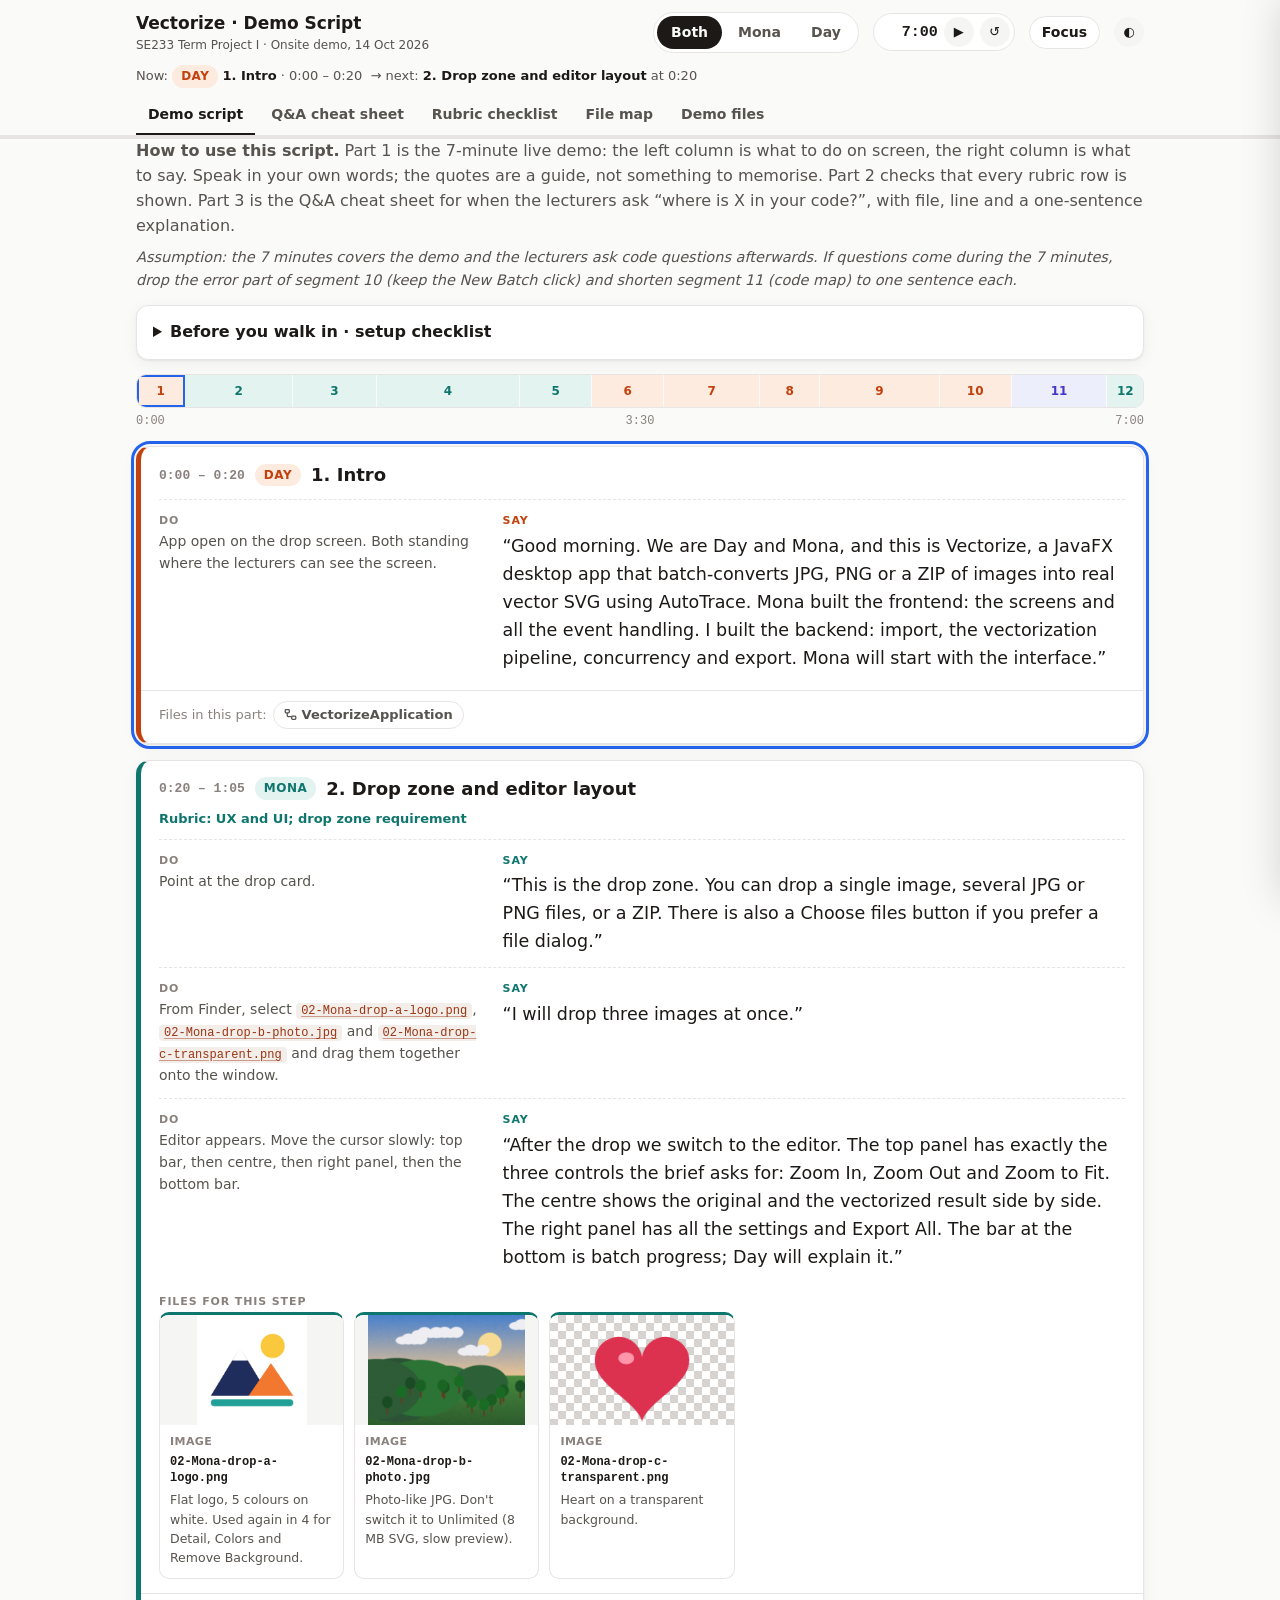
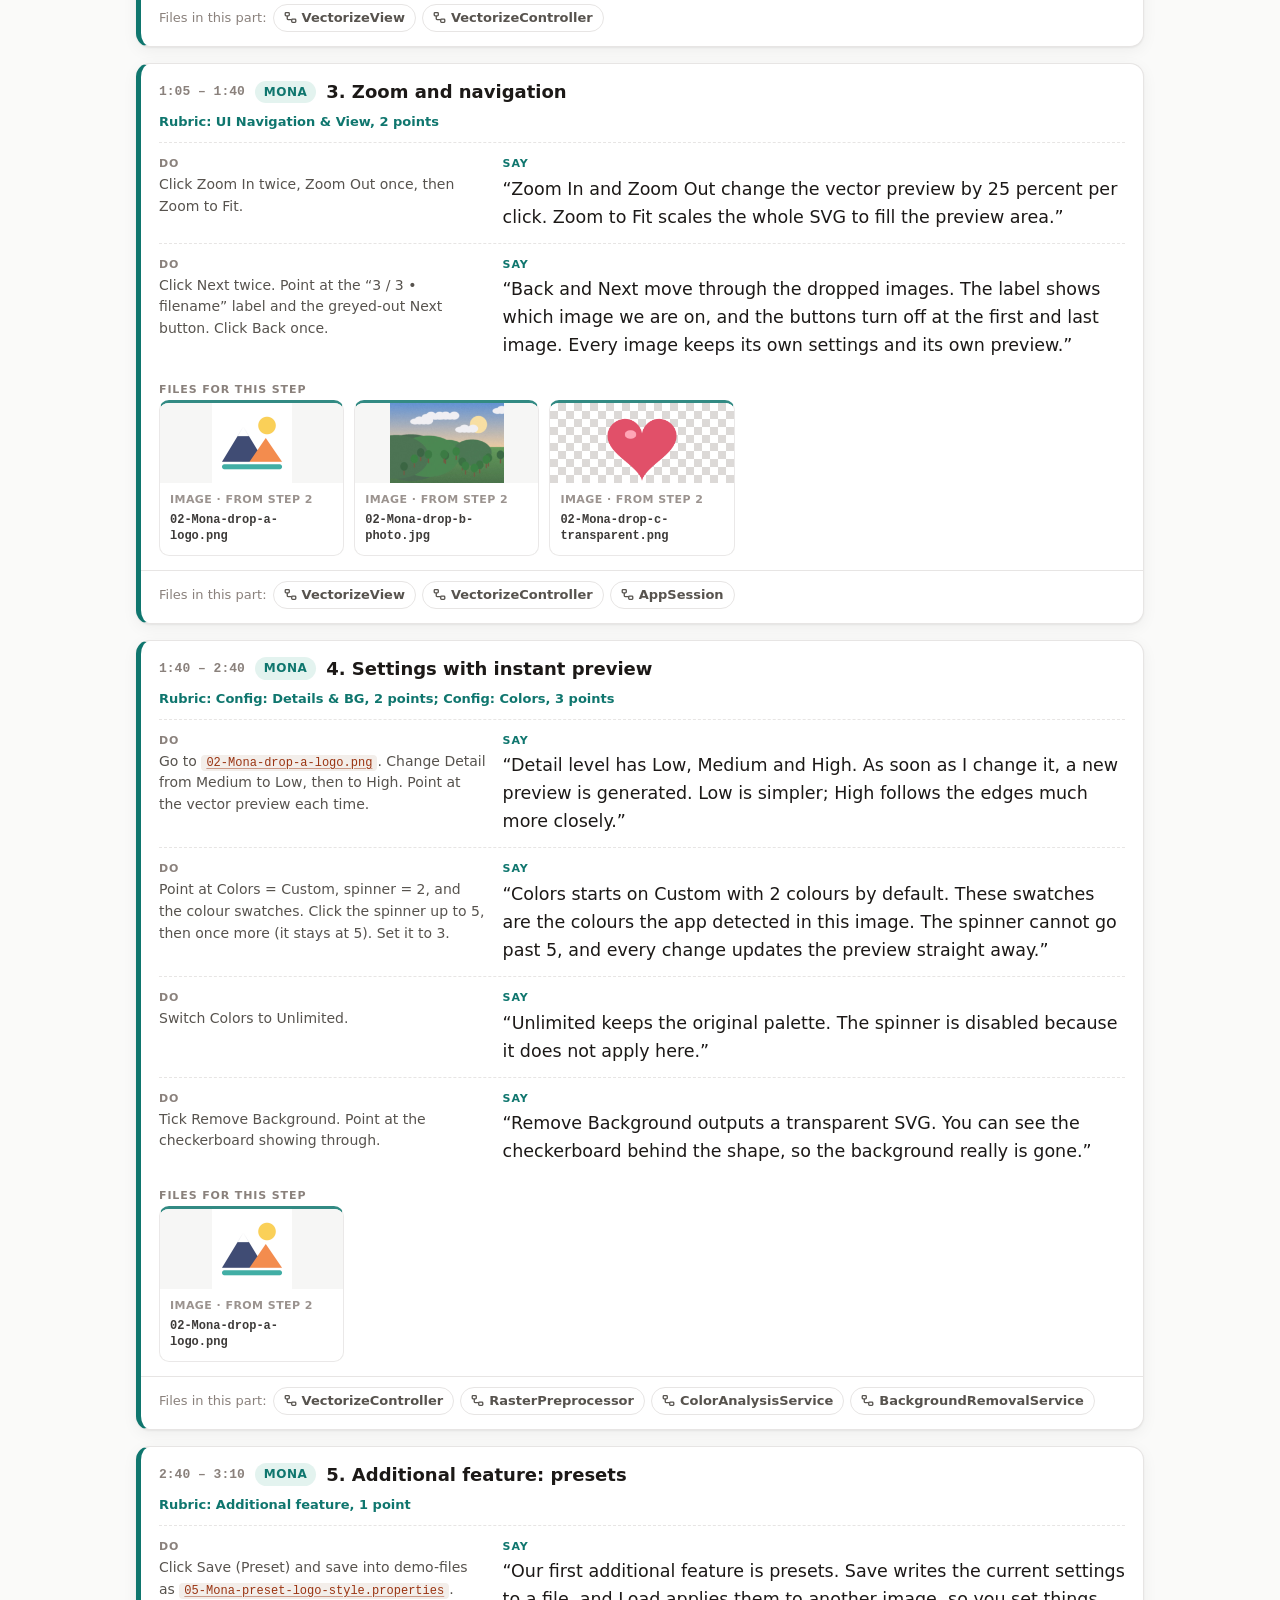
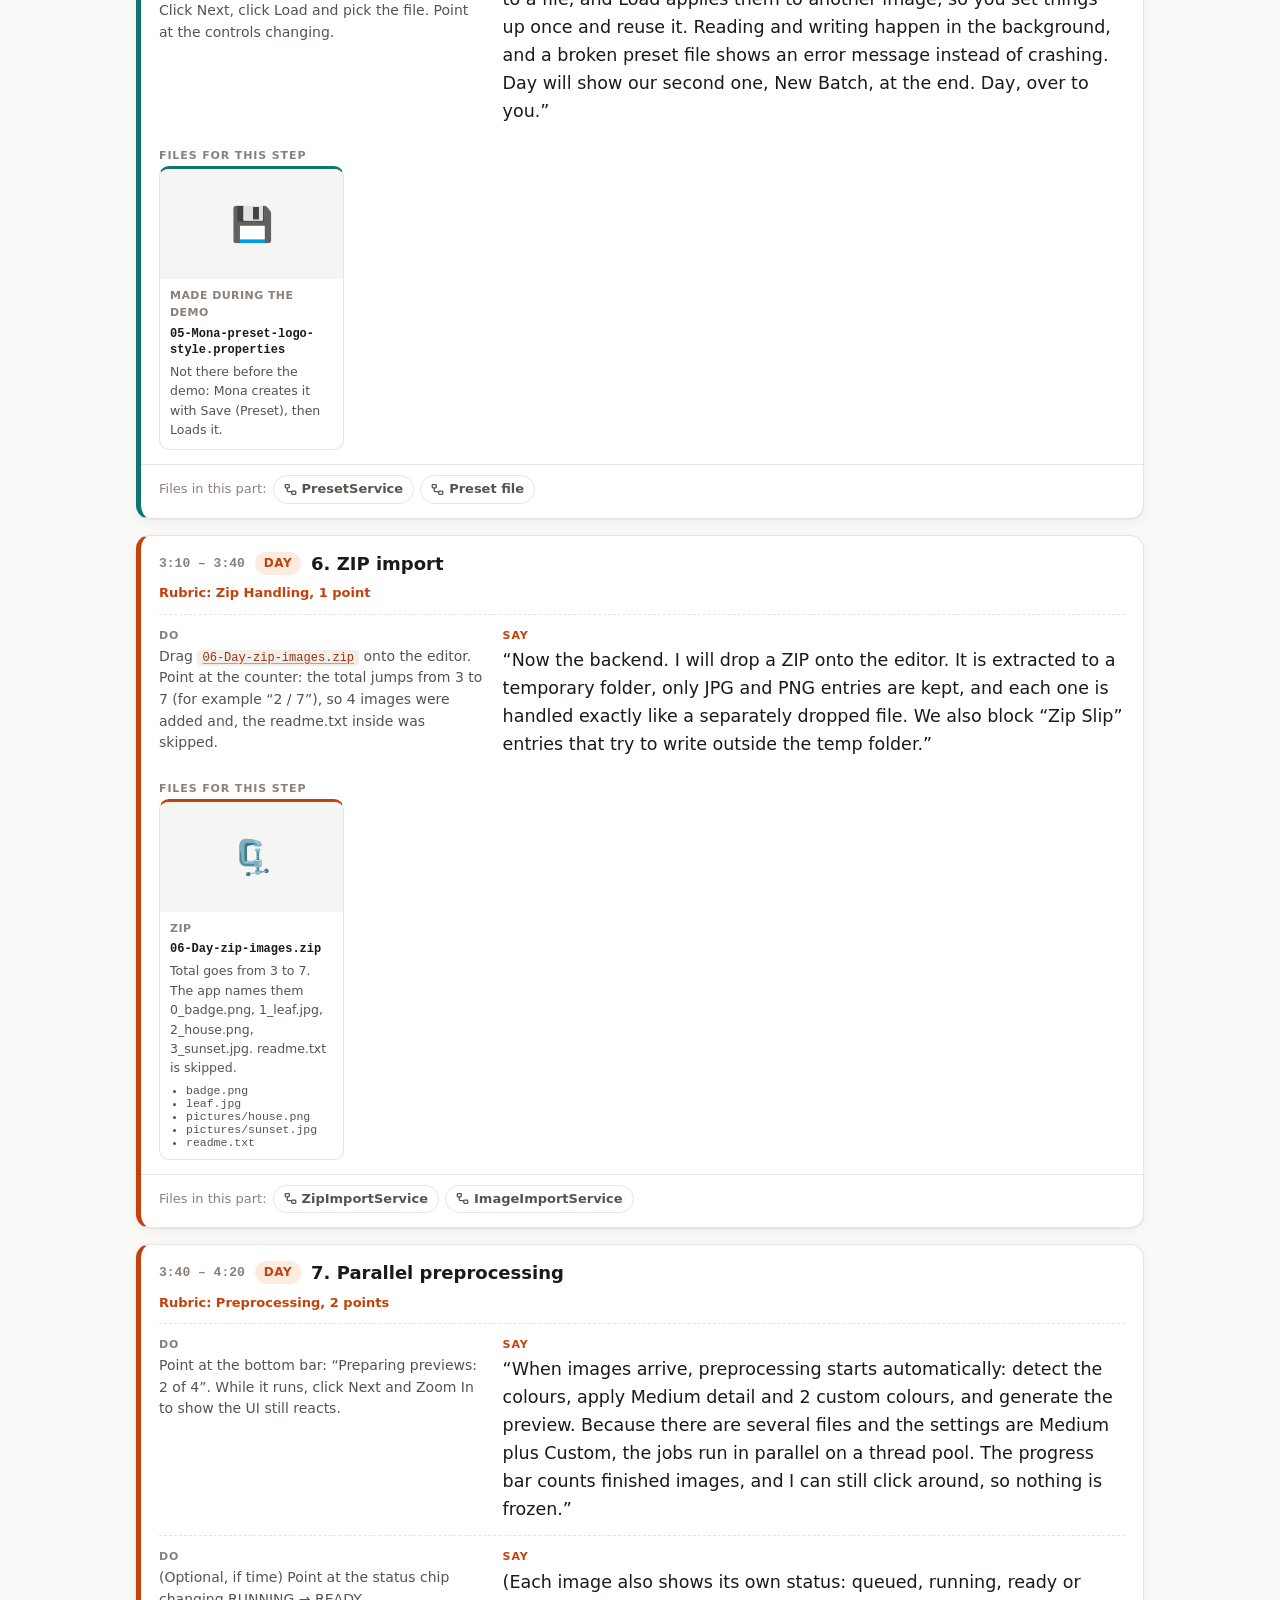
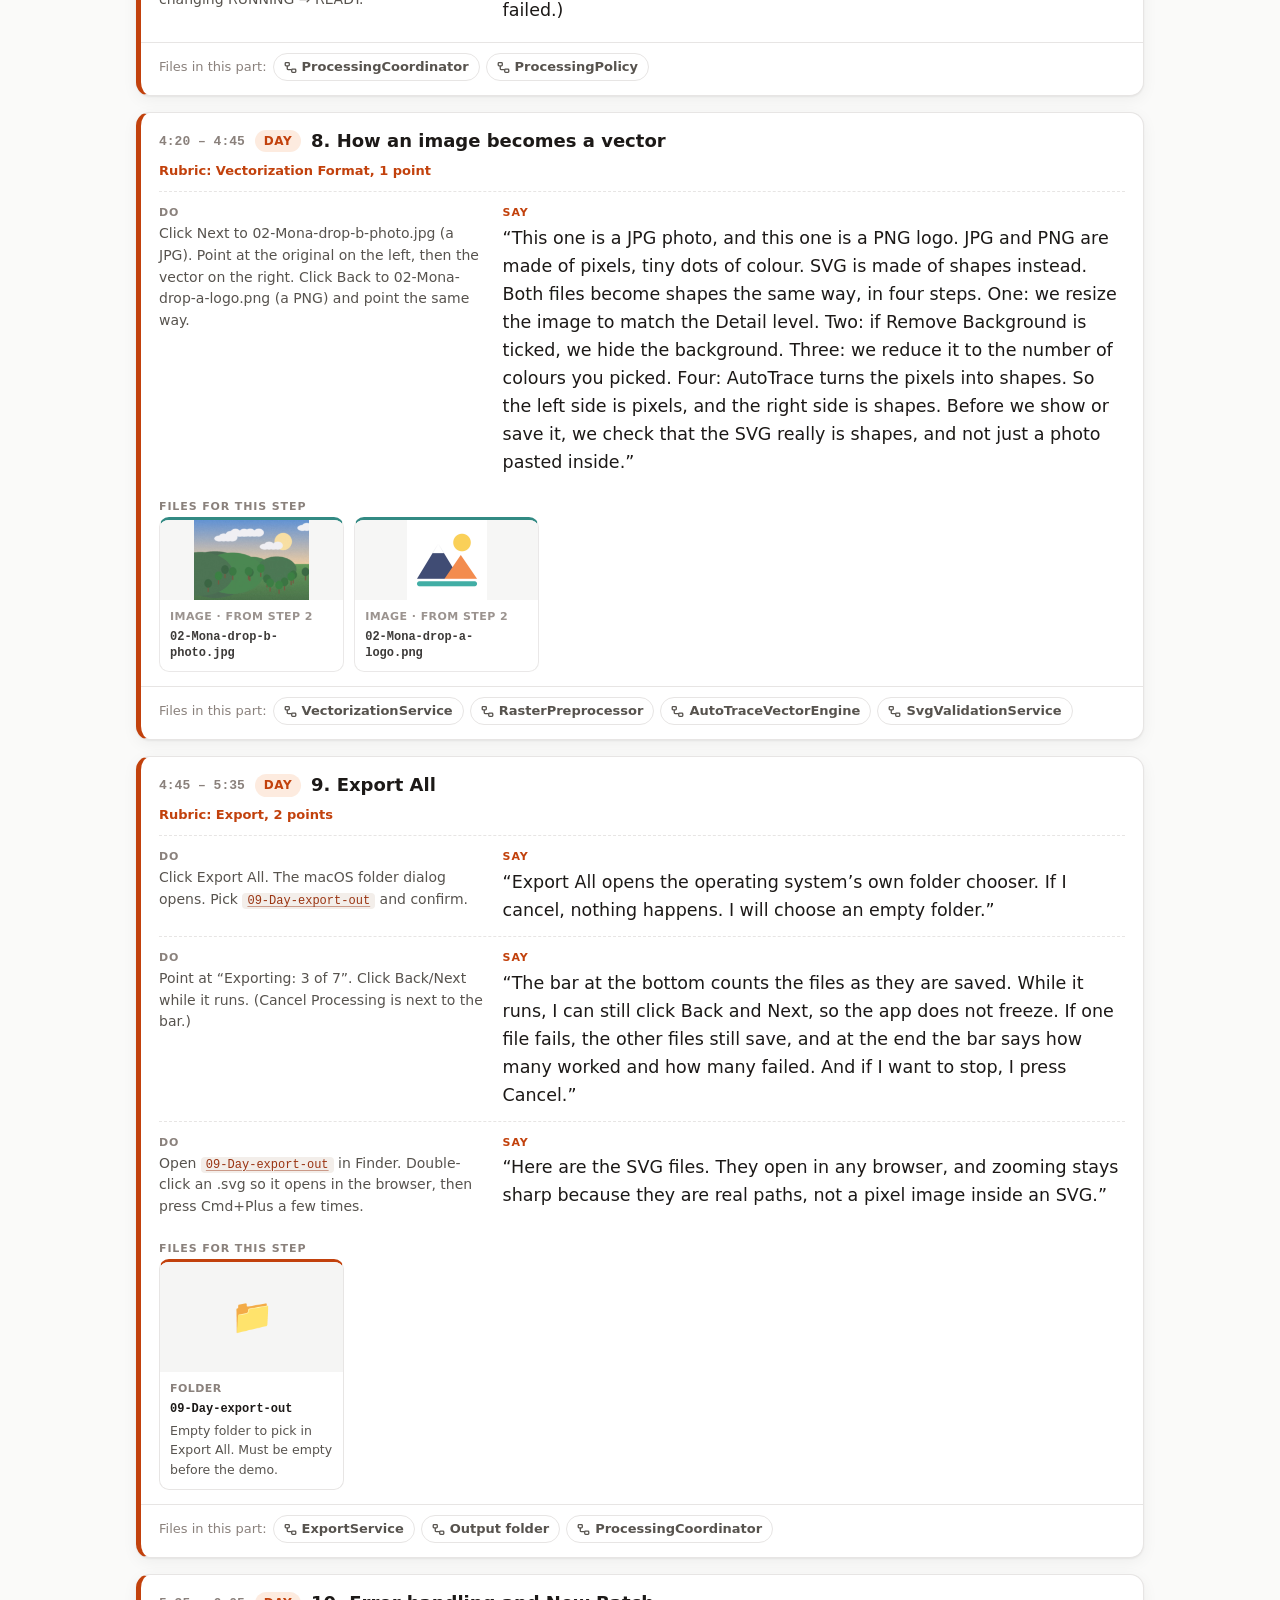
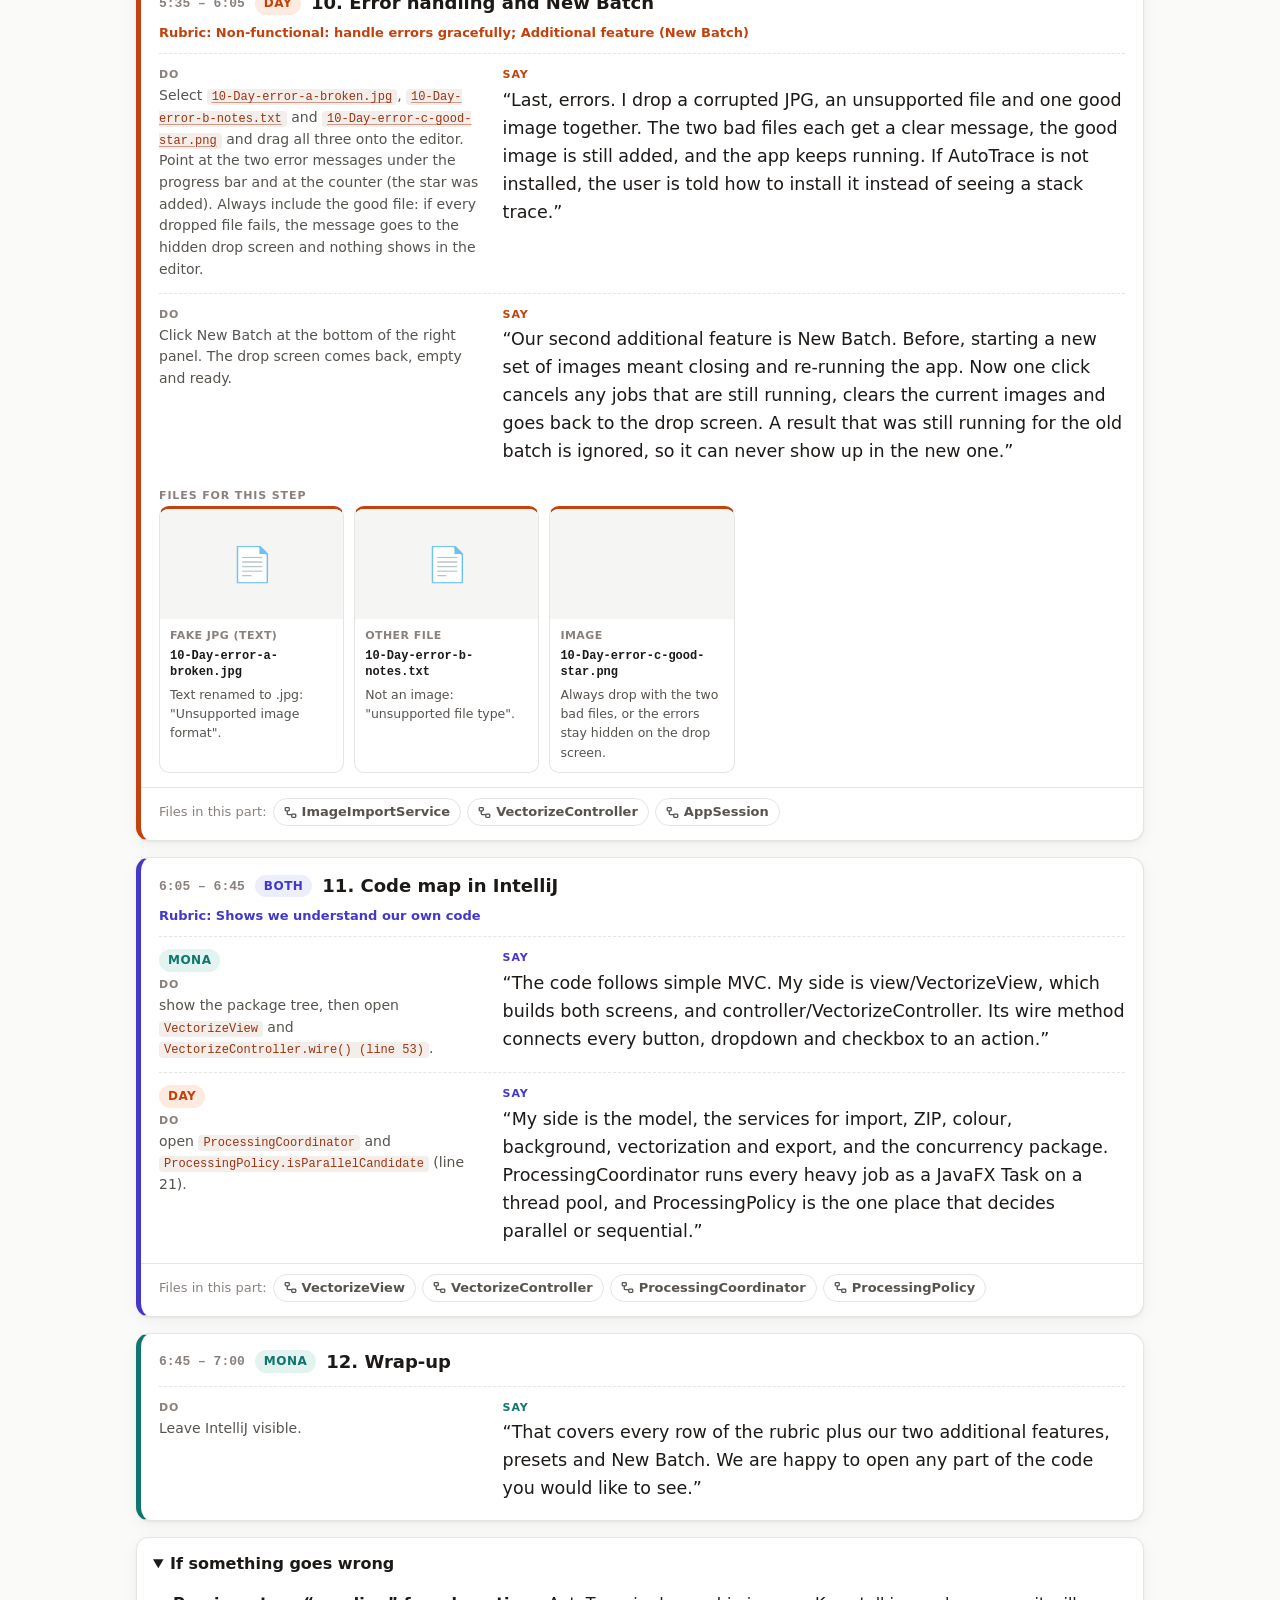
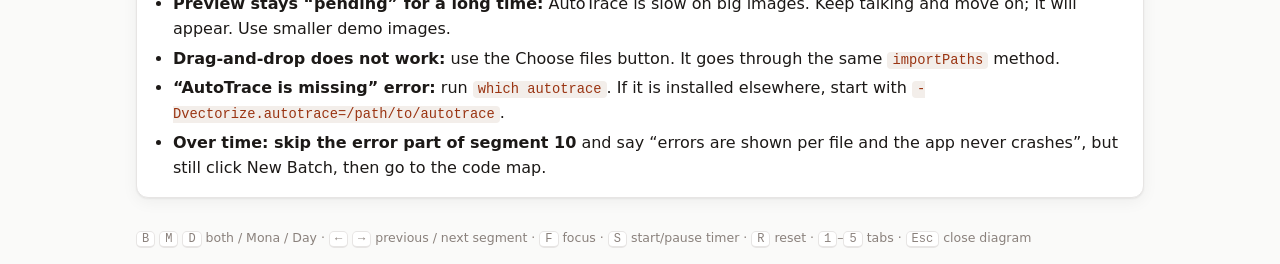
<file: index.html>
<!doctype html>
<html lang="en"><head><meta charset="utf-8"><meta name="robots" content="noindex, nofollow">
<meta http-equiv="refresh" content="0; url=docs/demo/Vectorize-Demo-Script.html">
<title>Vectorize Demo Script</title></head>
<body><a href="docs/demo/Vectorize-Demo-Script.html">Open the Vectorize demo script</a></body></html>
</file>
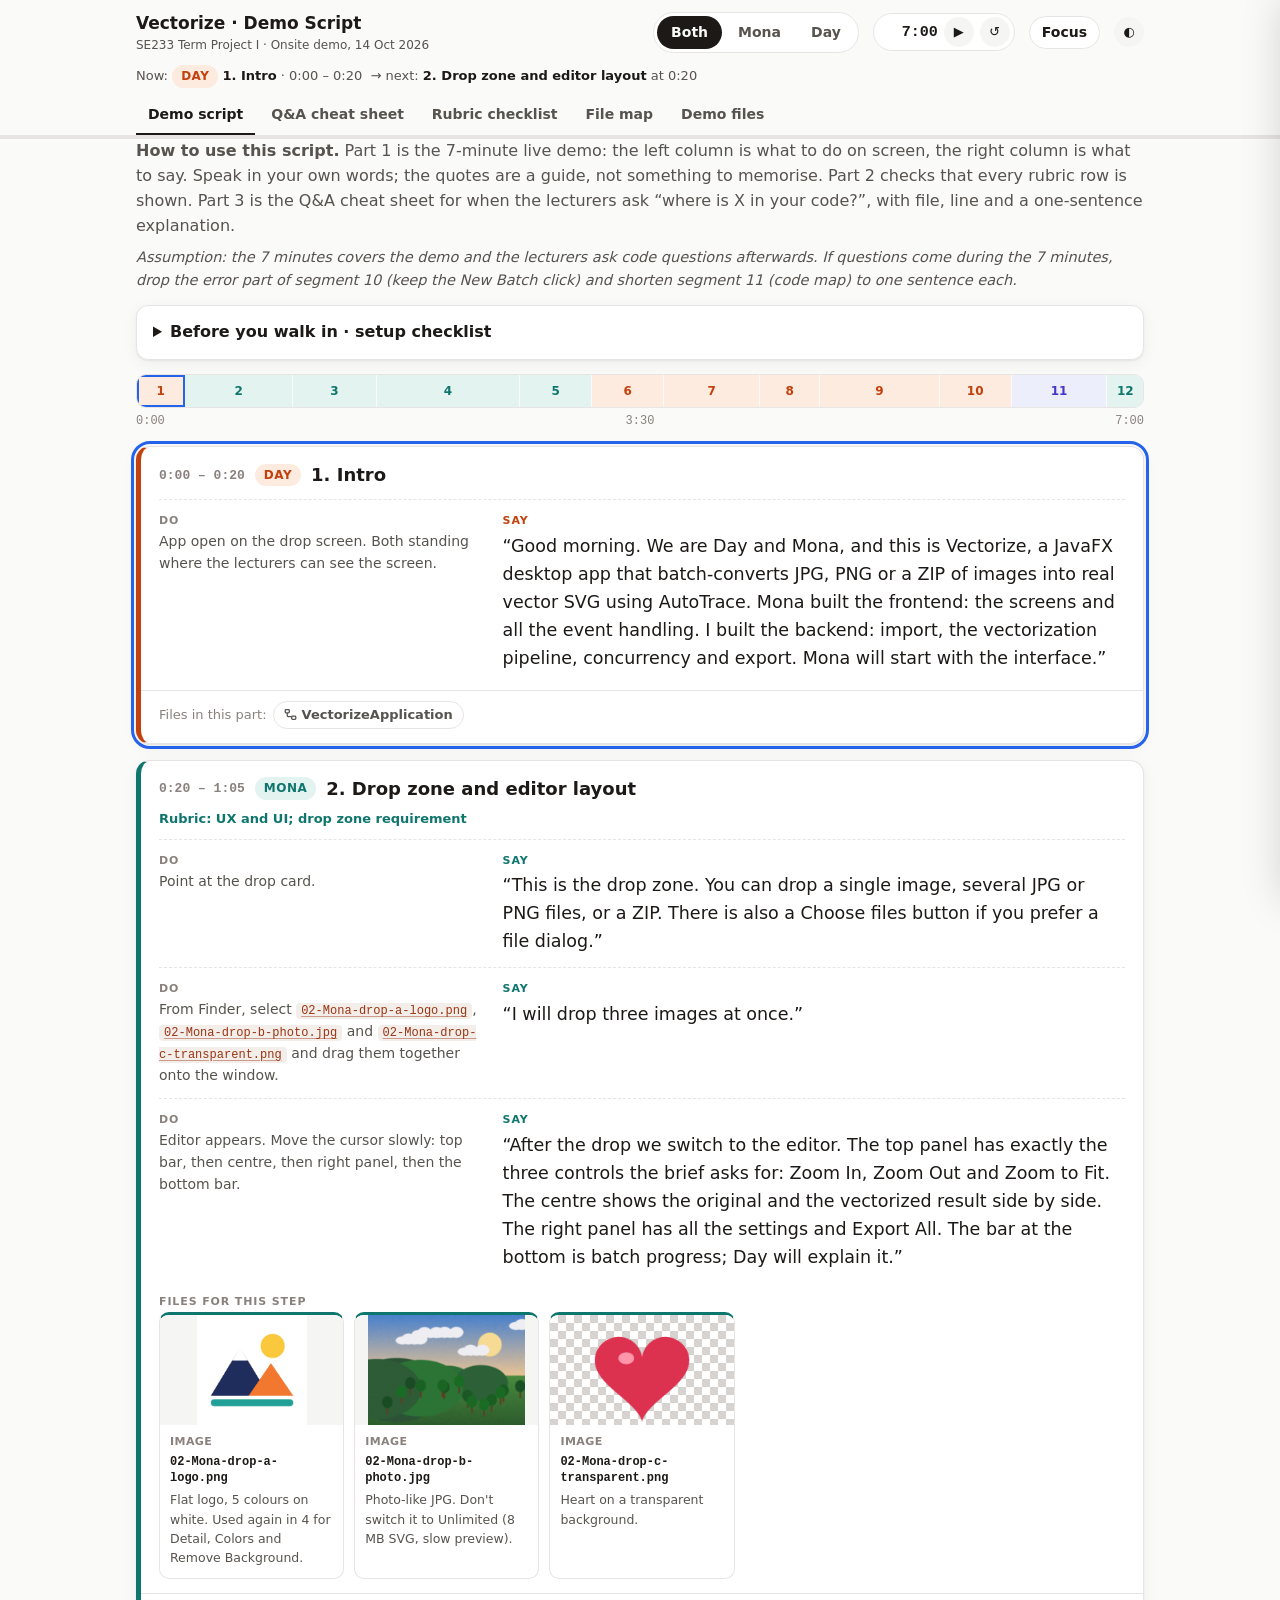
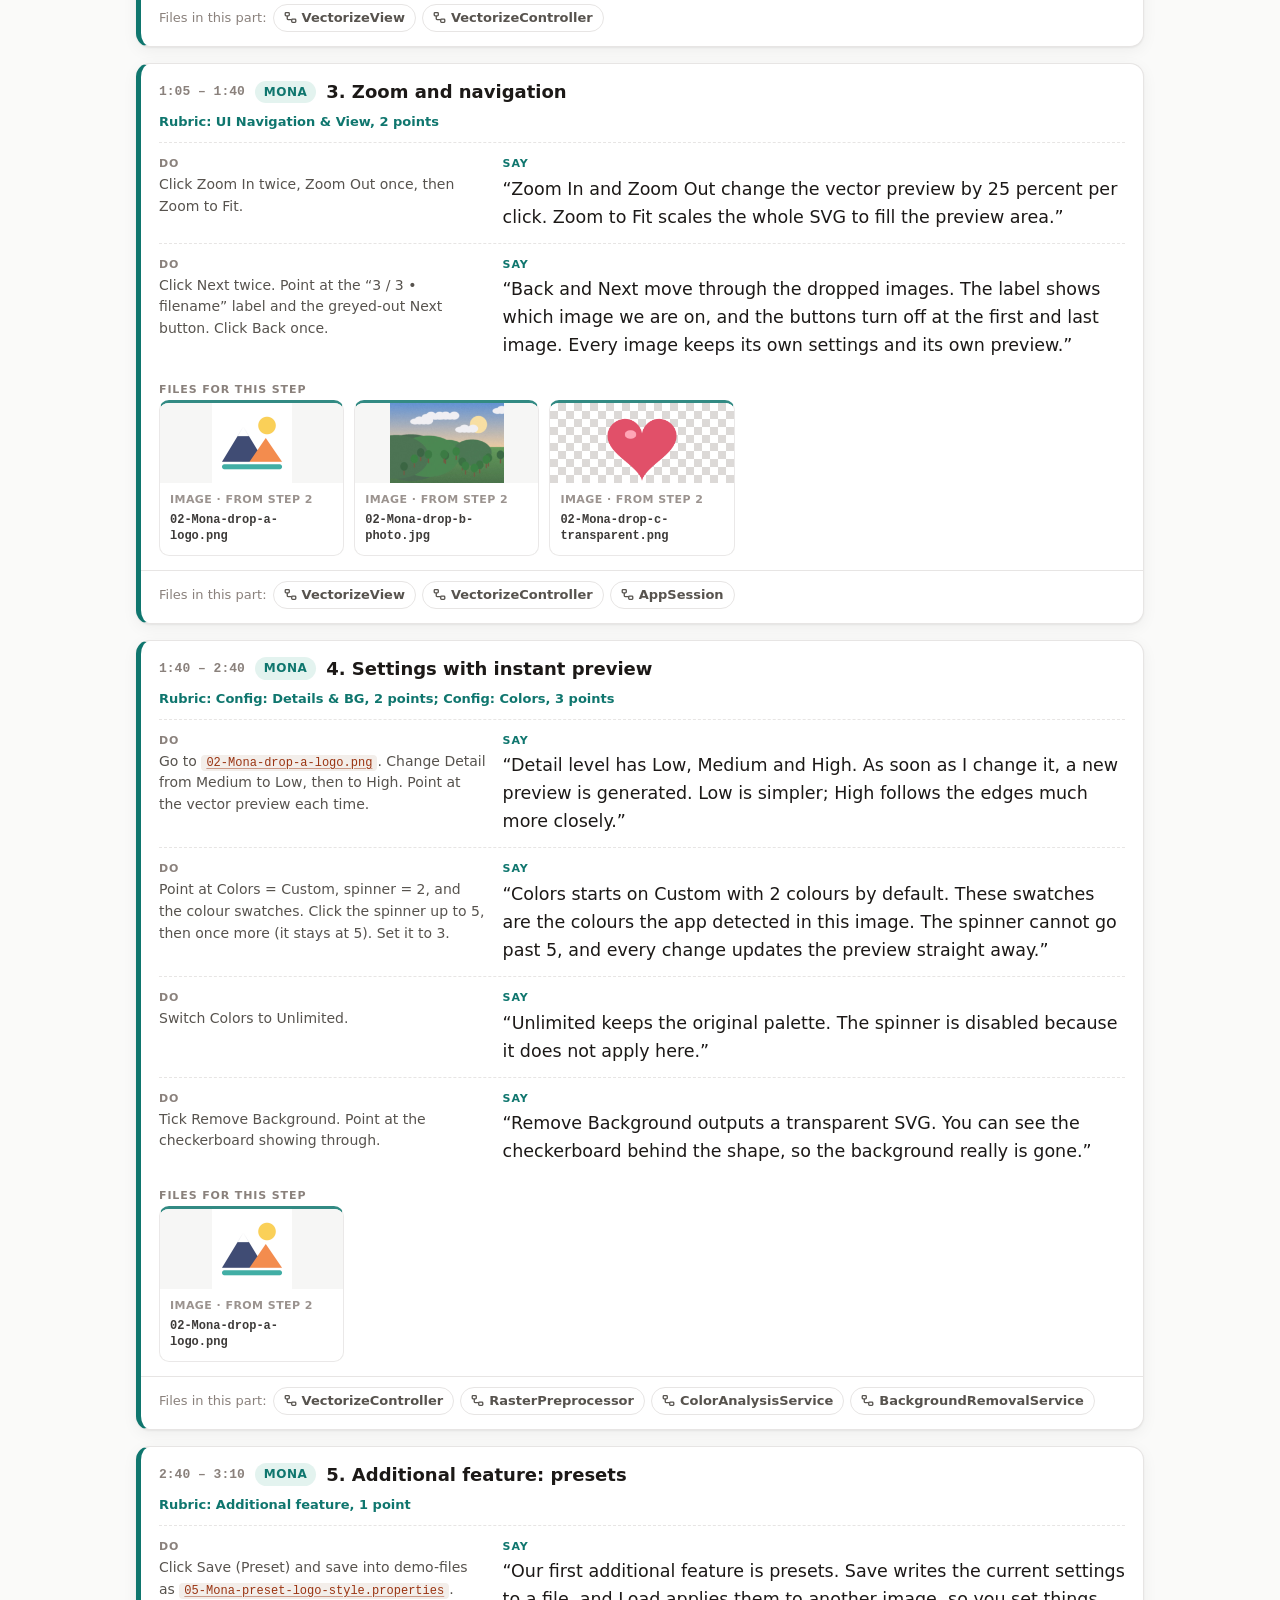
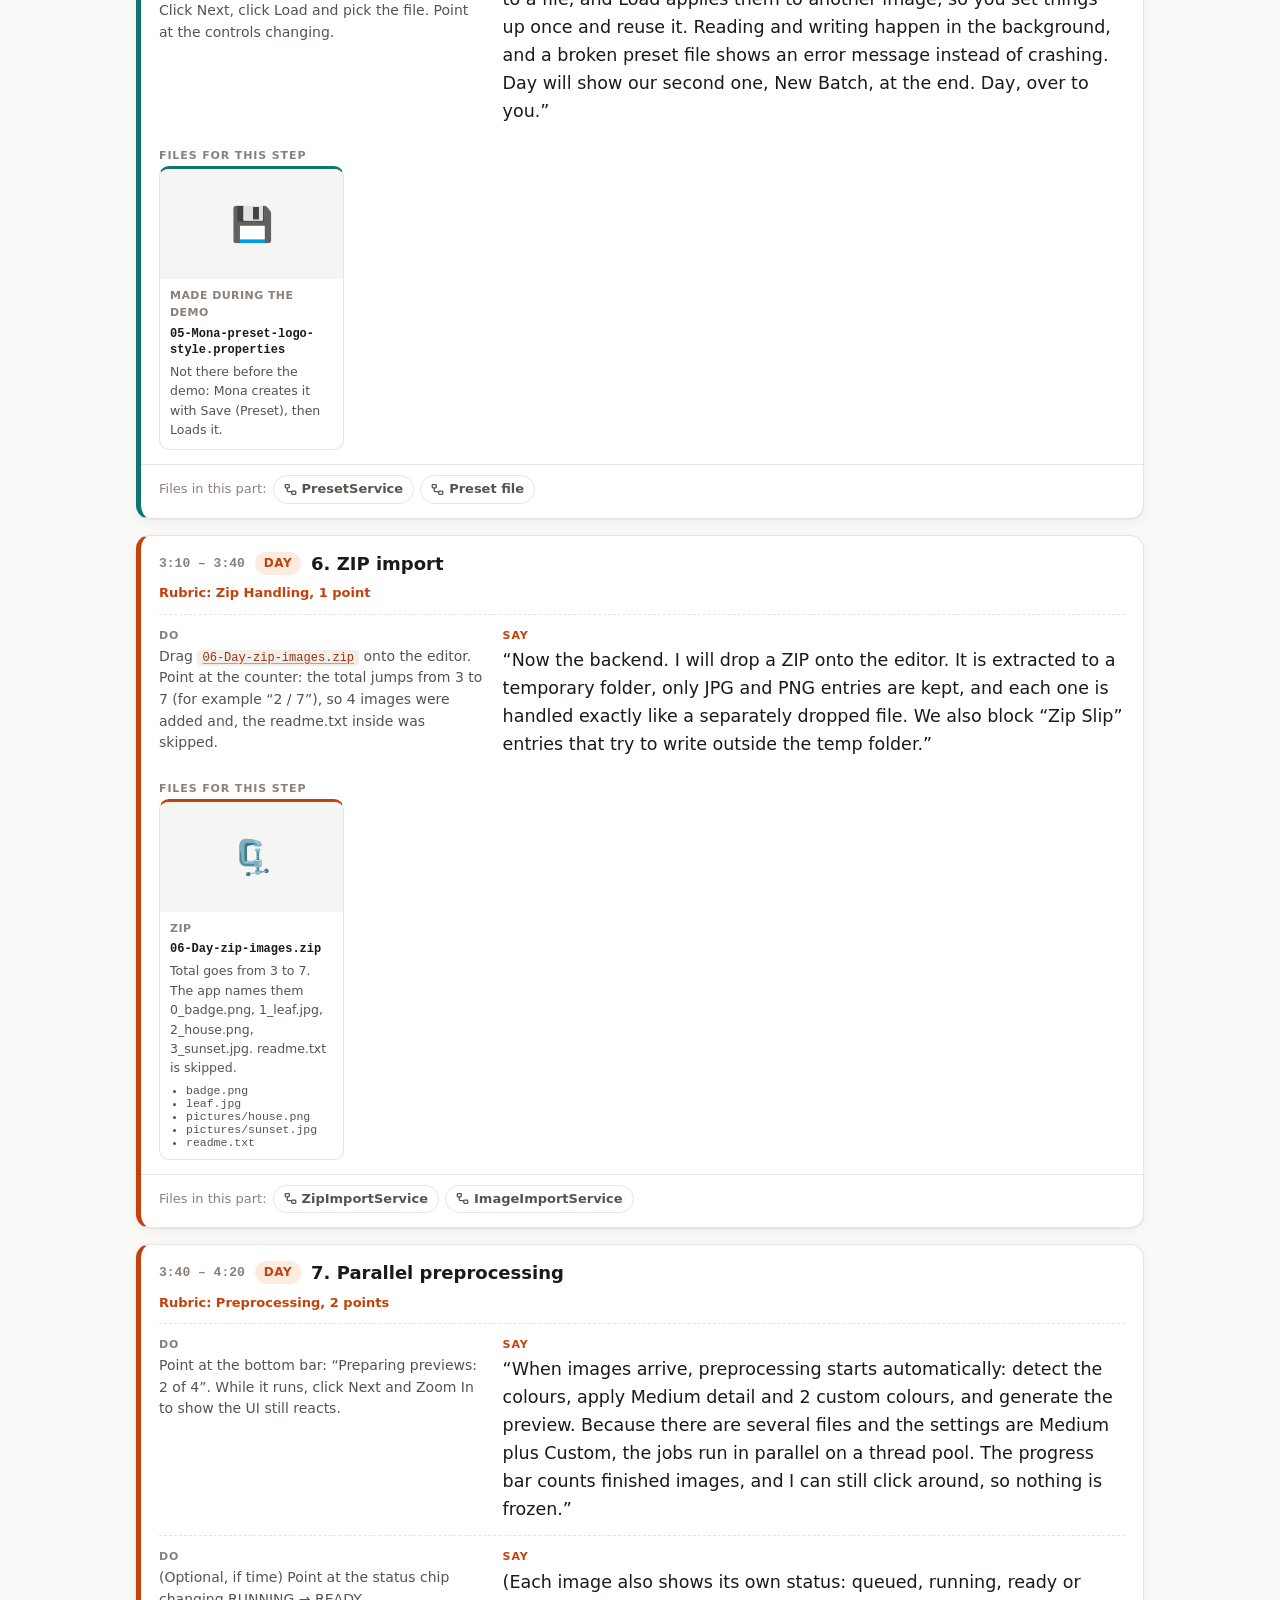
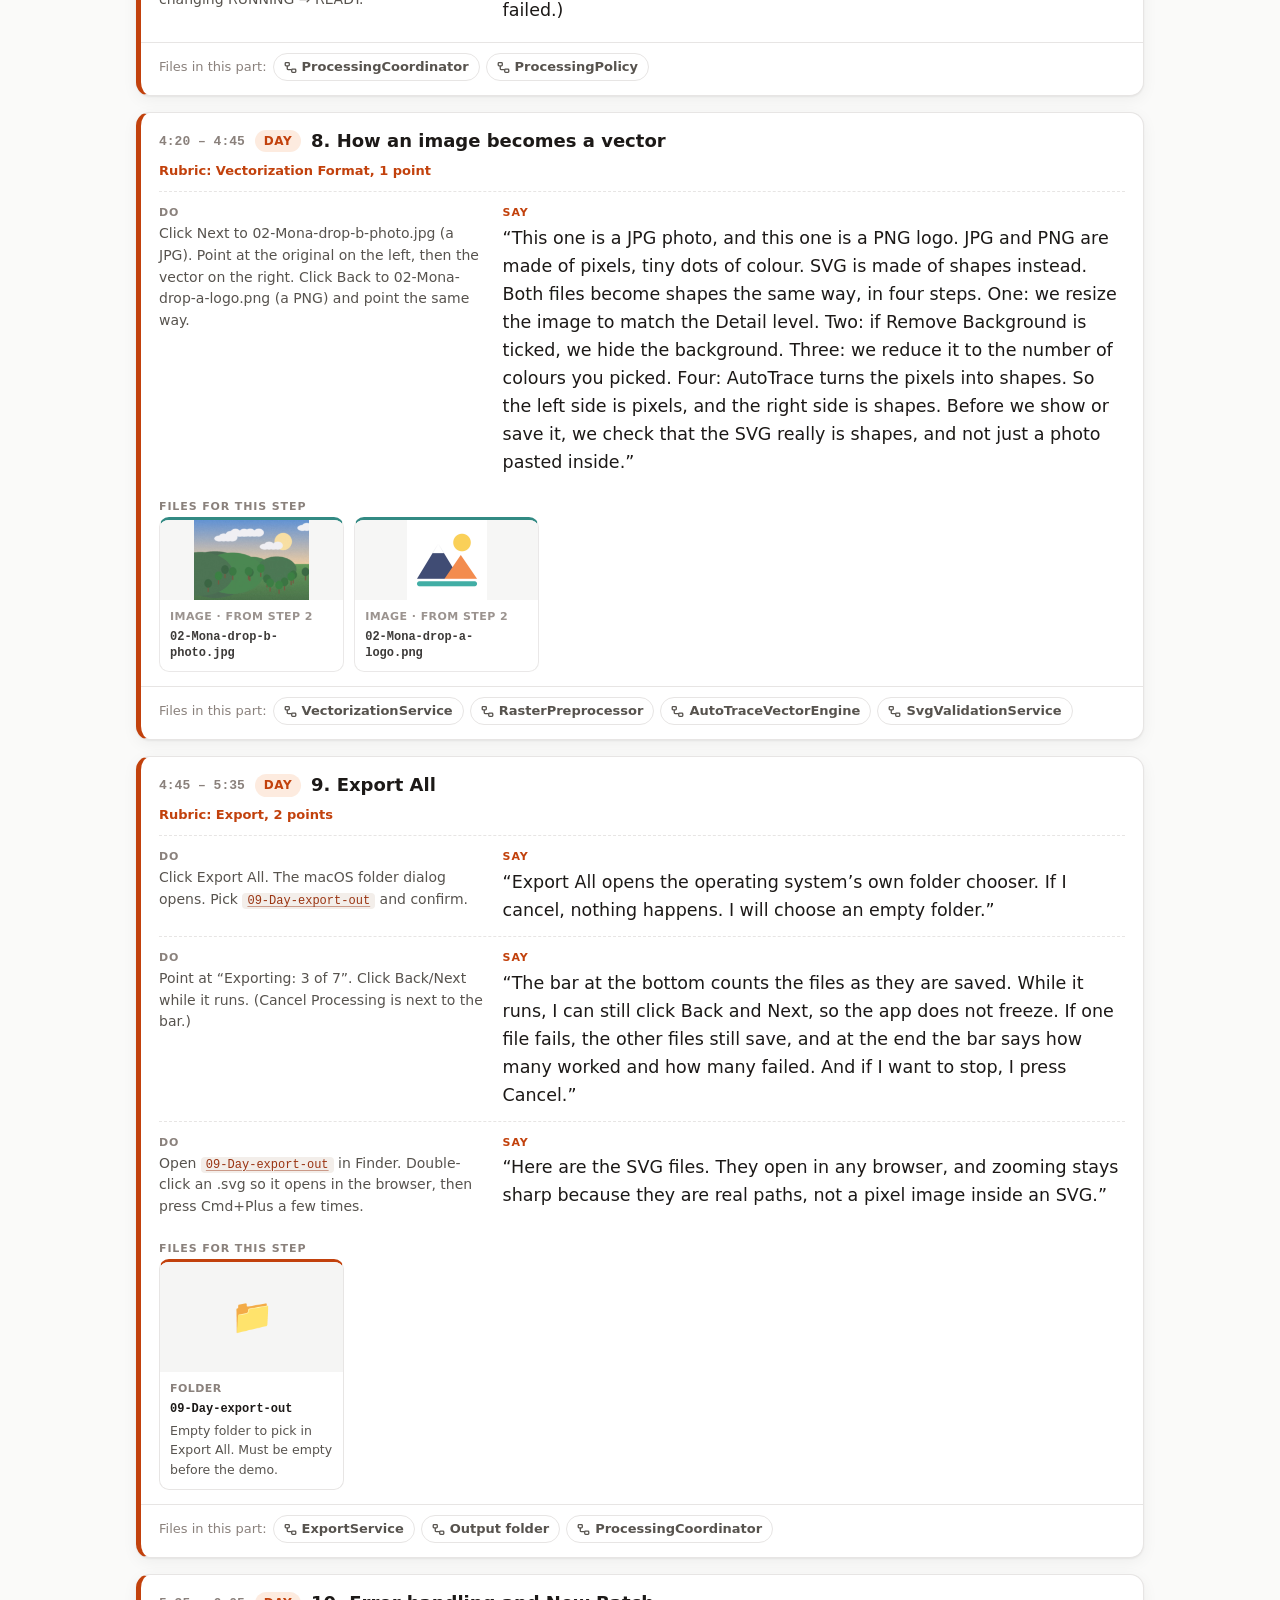
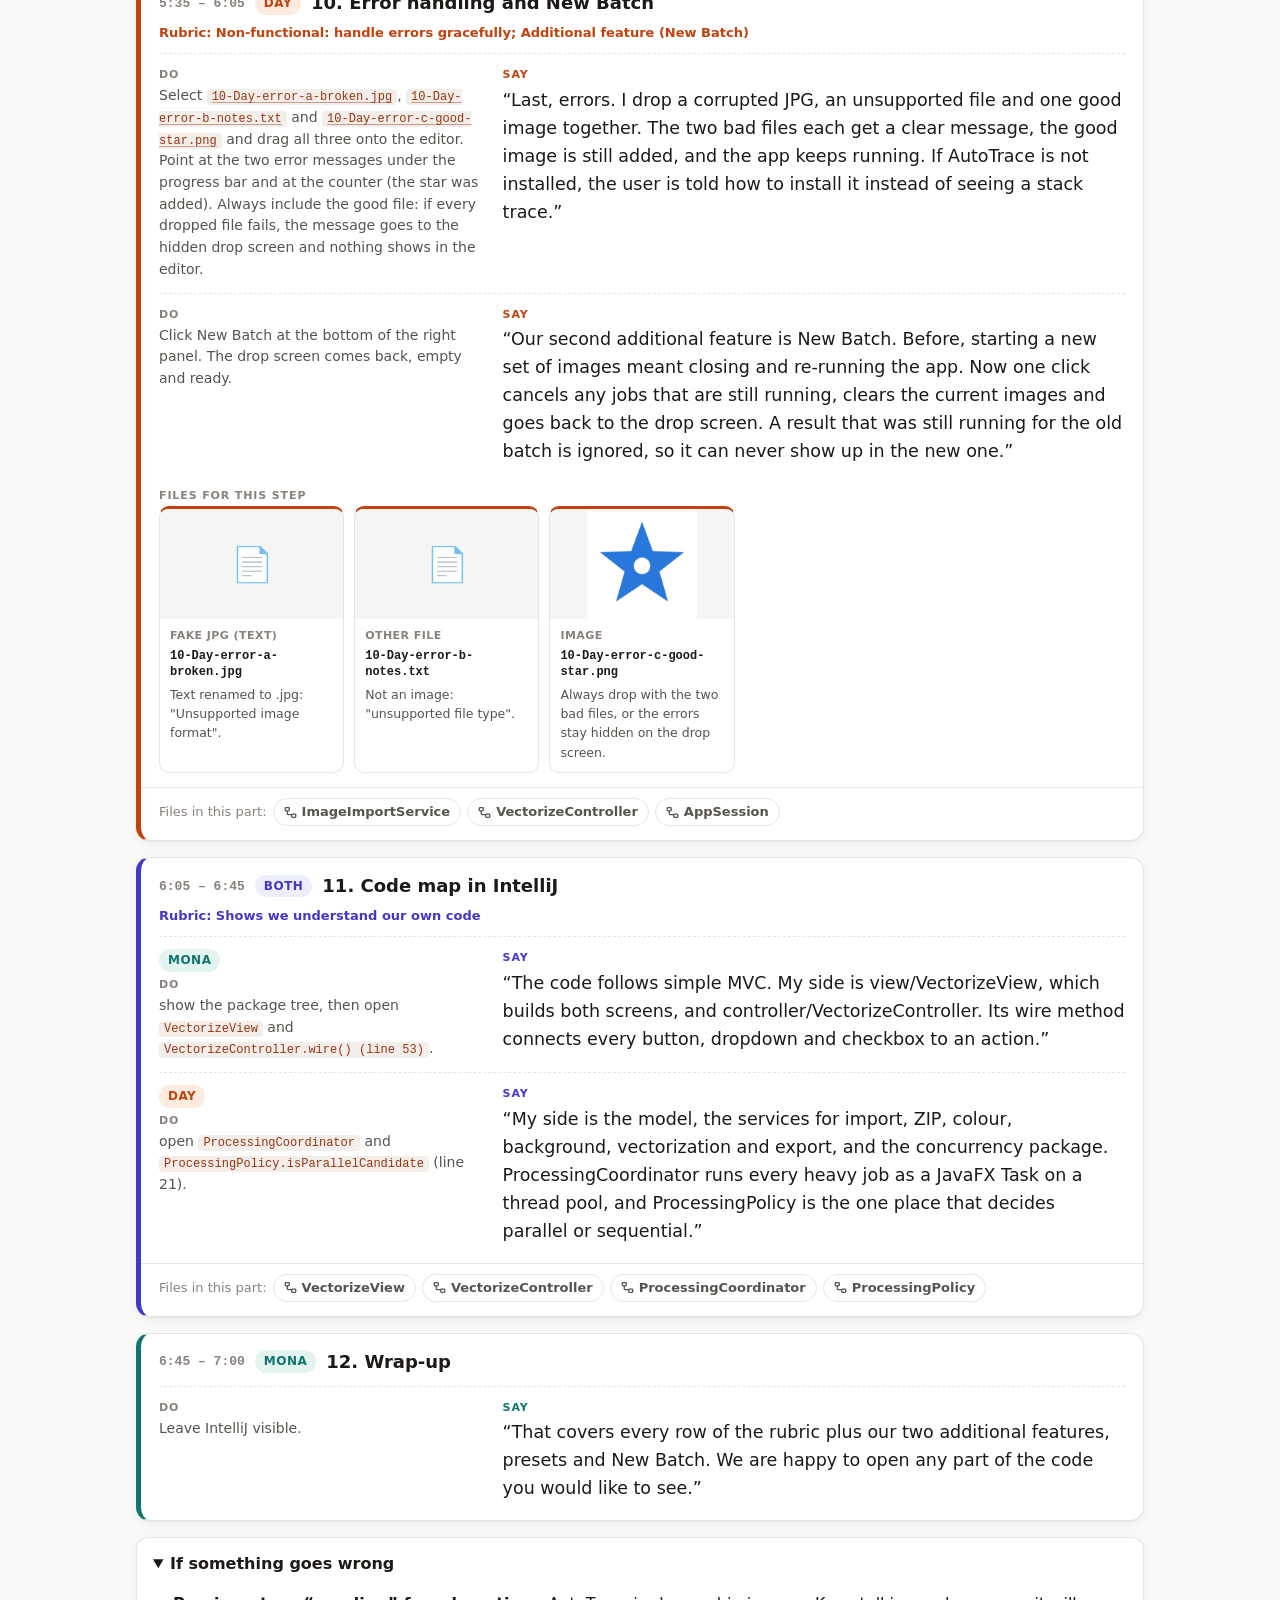
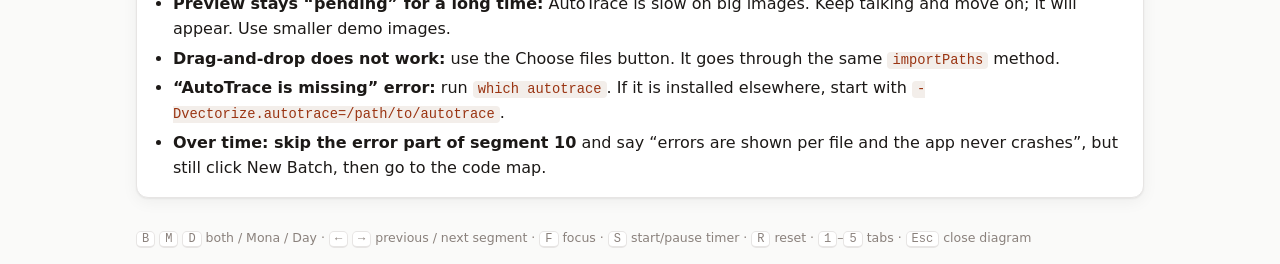
<file: docs/demo/Vectorize-Demo-Script.html>
<!doctype html>
<html lang="en">
<head>
<meta charset="utf-8">
<meta name="viewport" content="width=device-width, initial-scale=1">
<meta name="robots" content="noindex, nofollow">
<title>Vectorize Demo Script</title>
<style>
:root{
  --bg:#FAFAF9; --surface:#FFFFFF; --surface2:#F5F5F4; --text:#1C1917; --muted:#57534E; --faint:#8A817C; --line:#E7E5E4;
  --mona:#0F766E; --mona-bg:#E3F3EF; --day:#C2410C; --day-bg:#FDEBDF; --both:#4338CA; --both-bg:#ECEEFC;
  --code:#9A3412; --code-bg:#F3EEEA; --accent:#2563EB; --ok:#15803D; --bad:#B91C1C; --shadow:0 1px 2px rgb(0 0 0/.06),0 4px 16px rgb(0 0 0/.05);
  color-scheme:light;
}
@media (prefers-color-scheme: dark){
  :root:not([data-theme="light"]){
    --bg:#0E0C0B; --surface:#1A1715; --surface2:#24201E; --text:#F2EFEC; --muted:#B4ABA5; --faint:#857B75; --line:#35302C;
    --mona:#5EEAD4; --mona-bg:#0E2B27; --day:#FDBA74; --day-bg:#34200F; --both:#A5B4FC; --both-bg:#1D1C45;
    --code:#FDBA74; --code-bg:#2A2421; --accent:#60A5FA; --ok:#4ADE80; --bad:#F87171; --shadow:none; color-scheme:dark;
  }
}
:root[data-theme="dark"]{
  --bg:#0E0C0B; --surface:#1A1715; --surface2:#24201E; --text:#F2EFEC; --muted:#B4ABA5; --faint:#857B75; --line:#35302C;
  --mona:#5EEAD4; --mona-bg:#0E2B27; --day:#FDBA74; --day-bg:#34200F; --both:#A5B4FC; --both-bg:#1D1C45;
  --code:#FDBA74; --code-bg:#2A2421; --accent:#60A5FA; --ok:#4ADE80; --bad:#F87171; --shadow:none; color-scheme:dark;
}
*{box-sizing:border-box}
html{scroll-padding-top:150px}
body{margin:0;background:var(--bg);color:var(--text);font:16px/1.55 -apple-system,BlinkMacSystemFont,"Segoe UI",system-ui,"Noto Sans Thai",sans-serif;-webkit-font-smoothing:antialiased}
code,.mono{font:0.86em/1.4 ui-monospace,SFMono-Regular,Menlo,Consolas,monospace}
code{color:var(--code);background:var(--code-bg);padding:1px 5px;border-radius:4px;overflow-wrap:anywhere}
button{font:inherit;color:inherit;cursor:pointer}
a{color:var(--accent)}
.wrap{max-width:1040px;margin:0 auto;padding:0 16px}

/* ---------- top bar ---------- */
.top{position:sticky;top:0;z-index:20;background:color-mix(in srgb,var(--bg) 88%,transparent);backdrop-filter:blur(10px);-webkit-backdrop-filter:blur(10px);border-bottom:1px solid var(--line)}
.bar{display:flex;flex-wrap:wrap;align-items:center;gap:10px 14px;padding:10px 0}
.brand{font-weight:700;font-size:17px;margin-right:auto;white-space:nowrap}
.brand small{display:block;font-weight:500;font-size:12px;color:var(--muted)}
.seg-ctl{display:inline-flex;border:1px solid var(--line);border-radius:999px;padding:3px;background:var(--surface);gap:2px}
.seg-ctl button{border:0;background:transparent;padding:6px 14px;border-radius:999px;font-weight:600;font-size:14px;color:var(--muted)}
.seg-ctl button[aria-pressed="true"]{color:#fff;background:var(--text)}
.seg-ctl button[data-who="mona"][aria-pressed="true"]{background:var(--mona);color:var(--surface)}
.seg-ctl button[data-who="day"][aria-pressed="true"]{background:var(--day);color:var(--surface)}
.seg-ctl button[data-who="all"][aria-pressed="true"]{background:var(--text);color:var(--bg)}
.timer{display:inline-flex;align-items:center;gap:6px;border:1px solid var(--line);background:var(--surface);border-radius:999px;padding:3px 4px 3px 12px}
.timer .clock{font:600 15px ui-monospace,SFMono-Regular,Menlo,monospace;min-width:52px;text-align:right}
.timer.over .clock{color:var(--bad)}
.icon-btn{border:0;background:var(--surface2);border-radius:999px;width:30px;height:30px;display:inline-grid;place-items:center;font-size:13px}
.icon-btn:hover{background:var(--line)}
.ghost{border:1px solid var(--line);background:var(--surface);border-radius:999px;padding:5px 12px;font-size:14px;font-weight:600}
.ghost[aria-pressed="true"]{border-color:var(--accent);color:var(--accent)}
.tabs{display:flex;gap:4px;overflow-x:auto;scrollbar-width:none}
.tabs button{border:0;background:transparent;padding:8px 12px;font-weight:600;font-size:14px;color:var(--muted);border-bottom:2px solid transparent;white-space:nowrap}
.tabs button[aria-selected="true"]{color:var(--text);border-bottom-color:var(--text)}
.nowline{height:3px;background:var(--line);position:relative}
.nowline i{position:absolute;inset:0 auto 0 0;width:0;background:var(--accent);transition:width .3s linear}
.nowtxt{font-size:13px;color:var(--muted);padding:0 0 8px;min-height:20px}
.nowtxt b{color:var(--text)}

/* ---------- common ---------- */
main{padding:22px 0 120px}
section[hidden]{display:none}
h2.sec{font-size:22px;margin:28px 0 10px}
.lead{color:var(--muted);margin:0 0 14px}
.badge{display:inline-block;font-size:12px;font-weight:700;letter-spacing:.04em;text-transform:uppercase;padding:2px 9px;border-radius:999px}
.badge.mona{color:var(--mona);background:var(--mona-bg)} .badge.day{color:var(--day);background:var(--day-bg)} .badge.both{color:var(--both);background:var(--both-bg)}
.chip{display:inline-flex;align-items:center;gap:5px;border:1px solid var(--line);background:var(--surface);border-radius:999px;padding:3px 10px;font-size:13px;font-weight:600;color:var(--muted)}
.chip:hover{border-color:var(--accent);color:var(--accent)}
.chip svg{width:13px;height:13px}
details.box{background:var(--surface);border:1px solid var(--line);border-radius:12px;padding:4px 16px;margin:0 0 14px;box-shadow:var(--shadow)}
details.box summary{cursor:pointer;font-weight:700;padding:10px 0}
details.box ul{margin:0 0 12px;padding-left:20px} details.box li{margin:5px 0}

/* ---------- timeline strip ---------- */
.strip{display:flex;height:34px;border-radius:10px;overflow:hidden;border:1px solid var(--line);margin:4px 0 6px}
.strip button{border:0;border-right:1px solid var(--bg);font-size:12px;font-weight:700;padding:0;min-width:0;overflow:hidden}
.strip button:last-child{border-right:0}
.strip .mona{background:var(--mona-bg);color:var(--mona)} .strip .day{background:var(--day-bg);color:var(--day)} .strip .both{background:var(--both-bg);color:var(--both)}
.strip button.now{outline:2px solid var(--accent);outline-offset:-2px}
.strip button.dim{opacity:.3}
.strip-legend{display:flex;justify-content:space-between;font:12px ui-monospace,Menlo,monospace;color:var(--faint);margin-bottom:18px}

/* ---------- segment cards ---------- */
.seg{background:var(--surface);border:1px solid var(--line);border-left:5px solid var(--who);border-radius:14px;margin:0 0 16px;box-shadow:var(--shadow);transition:opacity .2s,transform .2s}
.seg.mona{--who:var(--mona);--whobg:var(--mona-bg)} .seg.day{--who:var(--day);--whobg:var(--day-bg)} .seg.both{--who:var(--both);--whobg:var(--both-bg)}
.seg-head{display:flex;flex-wrap:wrap;align-items:center;gap:6px 10px;padding:14px 18px 10px}
.seg-head .t{font:600 13px ui-monospace,Menlo,monospace;color:var(--faint)}
.seg-head h3{margin:0;font-size:18px;flex:1 1 260px}
.rub{width:100%;font-size:13px;color:var(--who);font-weight:600}
.rows{padding:0 18px 6px}
.row{display:grid;grid-template-columns:minmax(0,1fr) minmax(0,1.9fr);gap:16px;padding:12px 0;border-top:1px dashed var(--line)}
.do{font-size:14px;color:var(--muted)}
.lbl{display:block;font-size:11px;font-weight:800;letter-spacing:.08em;color:var(--faint);margin-bottom:2px}
.say{font-size:17.5px;line-height:1.6}
.say .lbl{color:var(--who)}
.row .who-tag{margin-bottom:4px}
.seg-foot{display:flex;flex-wrap:wrap;align-items:center;gap:6px;padding:10px 18px 14px;border-top:1px solid var(--line);font-size:13px;color:var(--faint)}
.seg.now{outline:3px solid var(--accent);outline-offset:2px}
.seg-left{font:600 12px ui-monospace,Menlo,monospace;color:var(--accent);margin-left:auto}
.wait{display:flex;flex-wrap:wrap;align-items:center;gap:6px 12px;border:1px dashed var(--line);border-radius:14px;padding:12px 16px;margin:0 0 16px;color:var(--muted);background:var(--surface2)}
.wait.now{outline:3px solid var(--accent);outline-offset:2px}
.wait .cue{flex-basis:100%;font-size:14.5px}
.wait .cue b{color:var(--text)}
.wait button{margin-left:auto}
body.focus .seg:not(.now),body.focus .wait:not(.now){opacity:.32}
body.focus .say{font-size:21px}
body.focus .seg.now{transform:scale(1.005)}

/* ---------- tables & Q&A ---------- */
.search{width:100%;padding:11px 14px;border-radius:10px;border:1px solid var(--line);background:var(--surface);color:var(--text);font-size:15px;margin:4px 0 6px}
.qa{background:var(--surface);border:1px solid var(--line);border-left:4px solid var(--who);border-radius:12px;padding:12px 16px;margin:0 0 10px;box-shadow:var(--shadow)}
.qa.mona{--who:var(--mona)} .qa.day{--who:var(--day)} .qa.both{--who:var(--both)}
.qa-q{font-weight:700;font-size:16px;display:flex;flex-wrap:wrap;gap:8px;align-items:center}
.where{display:block;margin:6px 0;cursor:copy;text-align:left;border:0;background:none;padding:0}
.where code{font-size:13.5px}
.qa-a{margin:4px 0 6px}
.qa .links{display:flex;flex-wrap:wrap;gap:6px}
.empty{color:var(--faint);padding:20px 0;text-align:center}
.tbl{width:100%;border-collapse:separate;border-spacing:0;background:var(--surface);border:1px solid var(--line);border-radius:12px;overflow:hidden;font-size:14.5px}
.tbl th,.tbl td{padding:10px 12px;text-align:left;vertical-align:top;border-bottom:1px solid var(--line)}
.tbl tr:last-child td{border-bottom:0}
.tbl th{background:var(--surface2);font-size:12.5px;letter-spacing:.04em;text-transform:uppercase;color:var(--muted)}
.tbl tr.done td{opacity:.55}
.tbl input{width:18px;height:18px;accent-color:var(--ok)}
.score{font-weight:700;margin:6px 0 12px}
.score b{color:var(--ok)}
.tbl-wrap{overflow-x:auto}

/* ---------- file map ---------- */
.flows{display:flex;flex-wrap:wrap;gap:8px;margin:6px 0 18px}
.layer{margin:18px 0 6px;font-size:13px;font-weight:800;letter-spacing:.08em;text-transform:uppercase;color:var(--faint)}
.grid{display:grid;grid-template-columns:repeat(auto-fill,minmax(290px,1fr));gap:12px}
.node{background:var(--surface);border:1px solid var(--line);border-top:4px solid var(--who,var(--faint));border-radius:12px;padding:12px 14px;display:flex;flex-direction:column;gap:6px;box-shadow:var(--shadow)}
.node.mona{--who:var(--mona)} .node.day{--who:var(--day)}
.node h4{margin:0;font-size:16px;display:flex;gap:8px;align-items:center;flex-wrap:wrap}
.node .path{font:12px ui-monospace,Menlo,monospace;color:var(--faint);overflow-wrap:anywhere}
.node p{margin:0;font-size:14.5px}
.node .chip{align-self:flex-start;margin-top:auto}
.cfg{margin-top:28px;font-size:13.5px;color:var(--muted)}
.cfg input{width:100%;padding:8px 10px;border-radius:8px;border:1px solid var(--line);background:var(--surface);color:var(--text);font:13px ui-monospace,Menlo,monospace;margin-top:4px}

/* ---------- demo files ---------- */
a.file{text-decoration:none} a.file code{text-decoration:underline;text-decoration-color:color-mix(in srgb,var(--code) 45%,transparent);text-underline-offset:2px}
a.file:hover code{background:color-mix(in srgb,var(--code-bg) 60%,var(--accent) 18%)}
.seg-files{padding:4px 18px 14px}
.fgrid{display:grid;grid-template-columns:repeat(auto-fill,minmax(160px,1fr));gap:10px}
.fcard{display:flex;flex-direction:column;background:var(--surface);border:1px solid var(--line);border-top:3px solid var(--who,var(--faint));border-radius:10px;overflow:hidden;color:inherit;text-decoration:none;min-width:0}
.fcard.mona{--who:var(--mona)} .fcard.day{--who:var(--day)}
a.fcard:hover{border-color:var(--accent)}
.thumb{height:110px;display:grid;place-items:center;background:var(--surface2);font-size:34px;color:var(--faint)}
.thumb.checker{background:repeating-conic-gradient(#d6d3d1 0 25%,#fff 0 50%) 0 0/16px 16px}
.thumb img{max-width:100%;max-height:110px;display:block}
.fbody{padding:8px 10px 10px;display:flex;flex-direction:column;gap:4px;font-size:12.5px;color:var(--muted)}
.fname{font:600 12px/1.35 ui-monospace,SFMono-Regular,Menlo,monospace;color:var(--text);overflow-wrap:anywhere}
.fbody .tag{font-size:11px;font-weight:700;letter-spacing:.04em;text-transform:uppercase;color:var(--faint)}
.fbody ul{margin:2px 0 0;padding-left:16px;font:11.5px ui-monospace,Menlo,monospace}
.fcard.again{opacity:.85} .fcard.again .thumb{height:80px} .fcard.again .thumb img{max-height:80px}
.fsec{display:flex;flex-wrap:wrap;align-items:center;gap:8px;margin:24px 0 10px}
.fsec h3{margin:0;font-size:17px}
.fsec .t{font:600 13px ui-monospace,Menlo,monospace;color:var(--faint)}

/* ---------- drawer ---------- */
.drawer{position:fixed;top:0;right:0;bottom:0;width:min(820px,100vw);background:var(--surface);border-left:1px solid var(--line);box-shadow:-12px 0 40px rgb(0 0 0/.18);z-index:50;display:flex;flex-direction:column;transform:translateX(102%);transition:transform .25s ease}
.drawer.open{transform:none}
.drawer header{display:flex;align-items:center;gap:10px;padding:10px 14px;border-bottom:1px solid var(--line)}
.drawer header h3{margin:0;font-size:15px;flex:1;min-width:0}
.drawer header h3 small{display:block;font-weight:400;color:var(--muted);font-size:12.5px}
.drawer iframe{flex:1;border:0;width:100%;background:var(--bg)}
.toast{position:fixed;left:50%;bottom:22px;transform:translateX(-50%) translateY(20px);background:var(--text);color:var(--bg);padding:8px 14px;border-radius:999px;font-size:14px;opacity:0;transition:.2s;z-index:60;pointer-events:none}
.toast.show{opacity:1;transform:translateX(-50%)}
.keys{font-size:12.5px;color:var(--faint);margin-top:30px}
kbd{font:12px ui-monospace,Menlo,monospace;border:1px solid var(--line);border-bottom-width:2px;border-radius:5px;padding:0 5px;background:var(--surface)}

@media (max-width:700px){
  .row{grid-template-columns:1fr;gap:6px}
  .say{font-size:16.5px}
  .brand{width:100%}
  .tbl{font-size:13.5px}
}
@media print{.top,.drawer,.strip,.strip-legend,.seg-foot .chip,.keys{display:none} .seg,.qa{break-inside:avoid;box-shadow:none} section[hidden]{display:block}}
</style>
</head>
<body>
<div class="top">
  <div class="wrap">
    <div class="bar">
      <div class="brand">Vectorize · Demo Script<small>SE233 Term Project I · Onsite demo, 14 Oct 2026</small></div>
      <div class="seg-ctl" role="group" aria-label="Whose part to show">
        <button data-who="all" aria-pressed="true" title="Show both speakers (B)">Both</button>
        <button data-who="mona" aria-pressed="false" title="Only Mona's lines (M)">Mona</button>
        <button data-who="day" aria-pressed="false" title="Only Day's lines (D)">Day</button>
      </div>
      <div class="timer" id="timer" title="7-minute timer (S start/pause, R reset)">
        <span class="clock" id="clock">7:00</span>
        <button class="icon-btn" id="tPlay" aria-label="Start timer">▶</button>
        <button class="icon-btn" id="tReset" aria-label="Reset timer">↺</button>
      </div>
      <button class="ghost" id="focusBtn" aria-pressed="false" title="Dim everything except the current segment (F)">Focus</button>
      <button class="icon-btn" id="themeBtn" aria-label="Switch theme" title="Theme">◐</button>
    </div>
    <div class="nowtxt" id="nowtxt"></div>
    <div class="tabs" role="tablist">
      <button role="tab" data-tab="demo" aria-selected="true">Demo script</button>
      <button role="tab" data-tab="qa" aria-selected="false">Q&amp;A cheat sheet</button>
      <button role="tab" data-tab="rubric" aria-selected="false">Rubric checklist</button>
      <button role="tab" data-tab="map" aria-selected="false">File map</button>
      <button role="tab" data-tab="files" aria-selected="false">Demo files</button>
    </div>
  </div>
  <div class="nowline"><i id="nowbar"></i></div>
</div>

<main class="wrap">
  <section id="tab-demo">
    <p class="lead" id="intro"></p>
    <details class="box" id="setup"><summary>Before you walk in · setup checklist</summary><ul></ul></details>
    <div class="strip" id="strip" aria-label="Timeline"></div>
    <div class="strip-legend"><span>0:00</span><span>3:30</span><span>7:00</span></div>
    <div id="segments"></div>
    <details class="box" id="fallback" open><summary>If something goes wrong</summary><ul></ul></details>
    <p class="keys"><kbd>B</kbd> <kbd>M</kbd> <kbd>D</kbd> both / Mona / Day · <kbd>←</kbd> <kbd>→</kbd> previous / next segment · <kbd>F</kbd> focus · <kbd>S</kbd> start/pause timer · <kbd>R</kbd> reset · <kbd>1</kbd>–<kbd>5</kbd> tabs · <kbd>Esc</kbd> close diagram</p>
  </section>

  <section id="tab-qa" hidden>
    <p class="lead" id="qaIntro"></p>
    <p class="lead">Click a <code>File:line</code> to copy it, then press <kbd>Cmd</kbd>+<kbd>Shift</kbd>+<kbd>O</kbd> in IntelliJ and paste to jump straight to that line. The diagram button shows where the file sits in the architecture.</p>
    <input class="search" id="search" type="search" placeholder="Search questions, files or answers…  (e.g. zip, Task, zoom)">
    <div id="qaList"></div>
  </section>

  <section id="tab-rubric" hidden>
    <p class="lead" id="rubricIntro"></p>
    <div class="score" id="score"></div>
    <div class="tbl-wrap"><table class="tbl" id="rubricTbl"><thead><tr><th></th><th>Rubric row</th><th>Pts</th><th>Shown by</th><th>What the lecturer sees</th><th>Proof in code</th></tr></thead><tbody></tbody></table></div>
  </section>

  <section id="tab-files" hidden>
    <h2 class="sec" style="margin-top:6px">Which file to drag, step by step</h2>
    <p class="lead">These are the files in <code>docs/demo/demo-files</code>. Each name starts with the segment number and who drags it, so Finder sorted by Name is the demo order. Click a card to open or download the file. Faded cards are files that are already in the app from an earlier step.</p>
    <div id="fileList"></div>
  </section>

  <section id="tab-map" hidden>
    <h2 class="sec" style="margin-top:6px">How the files connect</h2>
    <p class="lead">Each card is one box in the architecture diagram. <b>Show in diagram</b> opens the diagram beside this page with that box highlighted; click the box there to read what it does, who calls it and what it calls. Colours: <span class="badge mona">Mona</span> frontend, <span class="badge day">Day</span> backend.</p>
    <div class="flows">
      <button class="ghost" data-open-diagram="">Open the whole diagram</button>
      <button class="ghost" data-route="controller~zip">Trace: import (controller → ZIP)</button>
      <button class="ghost" data-route="controller~autotrace">Trace: preview (controller → autotrace)</button>
      <button class="ghost" data-route="controller~outdir">Trace: export (controller → output folder)</button>
      <a class="ghost" id="newTab" href="#" target="_blank" rel="noopener" style="text-decoration:none">Open diagram in new tab ↗</a>
    </div>
    <div id="map"></div>
    <p class="cfg">Note: the diagram was generated at commit 7679ef3, before New Batch was added, so its explanations don't mention <code>newBatch</code>, <code>sameBatch</code> or <code>resetEditor</code> yet.</p>
    <label class="cfg" style="display:block">Diagram file path (relative to this page, normally <code>../../.archify/…</code>). Only change it if the diagram moves.
      <input id="diagPath">
    </label>
  </section>
</main>

<aside class="drawer" id="drawer" aria-label="Architecture diagram" aria-hidden="true">
  <header>
    <h3 id="drawerTitle">Architecture<small>Click the highlighted box to read what it does</small></h3>
    <a class="ghost" id="drawerTab" href="#" target="_blank" rel="noopener" style="text-decoration:none">New tab ↗</a>
    <button class="icon-btn" id="drawerClose" aria-label="Close diagram">✕</button>
  </header>
  <iframe id="frame" title="SE233 Vectorize architecture diagram"></iframe>
</aside>
<div class="toast" id="toast"></div>

<script>
const DATA = {"setup": ["AutoTrace installed and on PATH: `which autotrace` should print `/opt/homebrew/bin/autotrace`.", "Start the app once with `./mvnw javafx:run` and leave it on the drop screen. Maximise the window so both previews are big.", "Copy the `docs/demo/demo-files` folder from the repo to the Desktop and sort Finder by Name. Every file starts with its segment number and who uses it, so the list is the demo order (details in `00-START-HERE.md` inside): `02-Mona-drop-a-logo.png` (flat colours on a plain background, good for Remove Background), `02-Mona-drop-b-photo.jpg`, `02-Mona-drop-c-transparent.png`, `06-Day-zip-images.zip` (4 JPG/PNG plus a readme.txt that gets skipped), `10-Day-error-a-broken.jpg` (a text file renamed to .jpg), `10-Day-error-b-notes.txt` and `10-Day-error-c-good-star.png`.", "Check that `09-Day-export-out` (inside demo-files) is empty before you walk in: delete the SVGs from rehearsal.", "In IntelliJ, open these tabs in this order: `VectorizeView`, `VectorizeController`, `ProcessingCoordinator`, `ProcessingPolicy`, `ZipImportService`, `VectorizationService`. Turn on line numbers. Hide the Project panel until segment 11 (code map).", "IntelliJ shortcuts (Mac): `Cmd+O` go to class · `Cmd+F12` methods in this file · `Cmd+L` go to line · `Cmd+B` jump to definition · `Cmd+Shift+F` search everywhere.", "Rehearse once with a timer. AutoTrace takes a few seconds per image, so keep talking while a preview is “pending”."], "timeline": [{"time": "0:00 – 0:20", "who": "day", "what": "Intro and team split", "rubric": "n/a"}, {"time": "0:20 – 1:05", "who": "mona", "what": "Drop zone and editor layout", "rubric": "UX/UI"}, {"time": "1:05 – 1:40", "who": "mona", "what": "Zoom and Back/Next", "rubric": "UI Navigation & View (2)"}, {"time": "1:40 – 2:40", "who": "mona", "what": "Detail, Colors, Remove Background, instant preview", "rubric": "Details & BG (2), Colors (3)"}, {"time": "2:40 – 3:10", "who": "mona", "what": "Additional feature 1: presets", "rubric": "Additional feature (1)"}, {"time": "3:10 – 3:40", "who": "day", "what": "ZIP import", "rubric": "Zip Handling (1)"}, {"time": "3:40 – 4:20", "who": "day", "what": "Parallel preprocessing with progress", "rubric": "Preprocessing (2)"}, {"time": "4:20 – 4:45", "who": "day", "what": "How the vectorization works", "rubric": "Vectorization Format (1)"}, {"time": "4:45 – 5:35", "who": "day", "what": "Export All in parallel, open the SVG", "rubric": "Export (2)"}, {"time": "5:35 – 6:05", "who": "day", "what": "Error handling + additional feature 2: New Batch", "rubric": "NFR: graceful errors; Additional feature"}, {"time": "6:05 – 6:45", "who": "both", "what": "Code map in IntelliJ", "rubric": "Shows we know the code"}, {"time": "6:45 – 7:00", "who": "mona", "what": "Wrap-up, invite questions", "rubric": "n/a"}], "segments": [{"start": 0, "end": 20, "time": "0:00 – 0:20", "who": "day", "n": 1, "title": "Intro", "rubric": "", "rows": [{"do": "App open on the drop screen. Both standing where the lecturers can see the screen.", "say": "“Good morning. We are Day and Mona, and this is Vectorize, a JavaFX desktop app that batch-converts JPG, PNG or a ZIP of images into real vector SVG using AutoTrace. Mona built the frontend: the screens and all the event handling. I built the backend: import, the vectorization pipeline, concurrency and export. Mona will start with the interface.”", "who": null}], "nodes": ["app"]}, {"start": 20, "end": 65, "time": "0:20 – 1:05", "who": "mona", "n": 2, "title": "Drop zone and editor layout", "rubric": "UX and UI; drop zone requirement", "rows": [{"do": "Point at the drop card.", "say": "“This is the drop zone. You can drop a single image, several JPG or PNG files, or a ZIP. There is also a Choose files button if you prefer a file dialog.”", "who": null}, {"do": "From Finder, select `02-Mona-drop-a-logo.png`, `02-Mona-drop-b-photo.jpg` and `02-Mona-drop-c-transparent.png` and drag them together onto the window.", "say": "“I will drop three images at once.”", "who": null}, {"do": "Editor appears. Move the cursor slowly: top bar, then centre, then right panel, then the bottom bar.", "say": "“After the drop we switch to the editor. The top panel has exactly the three controls the brief asks for: Zoom In, Zoom Out and Zoom to Fit. The centre shows the original and the vectorized result side by side. The right panel has all the settings and Export All. The bar at the bottom is batch progress; Day will explain it.”", "who": null}], "nodes": ["view", "controller"]}, {"start": 65, "end": 100, "time": "1:05 – 1:40", "who": "mona", "n": 3, "title": "Zoom and navigation", "rubric": "UI Navigation & View, 2 points", "rows": [{"do": "Click Zoom In twice, Zoom Out once, then Zoom to Fit.", "say": "“Zoom In and Zoom Out change the vector preview by 25 percent per click. Zoom to Fit scales the whole SVG to fill the preview area.”", "who": null}, {"do": "Click Next twice. Point at the “3 / 3 • filename” label and the greyed-out Next button. Click Back once.", "say": "“Back and Next move through the dropped images. The label shows which image we are on, and the buttons turn off at the first and last image. Every image keeps its own settings and its own preview.”", "who": null}], "nodes": ["view", "controller", "session"]}, {"start": 100, "end": 160, "time": "1:40 – 2:40", "who": "mona", "n": 4, "title": "Settings with instant preview", "rubric": "Config: Details & BG, 2 points; Config: Colors, 3 points", "rows": [{"do": "Go to `02-Mona-drop-a-logo.png`. Change Detail from Medium to Low, then to High. Point at the vector preview each time.", "say": "“Detail level has Low, Medium and High. As soon as I change it, a new preview is generated. Low is simpler; High follows the edges much more closely.”", "who": null}, {"do": "Point at Colors = Custom, spinner = 2, and the colour swatches. Click the spinner up to 5, then once more (it stays at 5). Set it to 3.", "say": "“Colors starts on Custom with 2 colours by default. These swatches are the colours the app detected in this image. The spinner cannot go past 5, and every change updates the preview straight away.”", "who": null}, {"do": "Switch Colors to Unlimited.", "say": "“Unlimited keeps the original palette. The spinner is disabled because it does not apply here.”", "who": null}, {"do": "Tick Remove Background. Point at the checkerboard showing through.", "say": "“Remove Background outputs a transparent SVG. You can see the checkerboard behind the shape, so the background really is gone.”", "who": null}], "nodes": ["controller", "preprocessor", "colors", "background"]}, {"start": 160, "end": 190, "time": "2:40 – 3:10", "who": "mona", "n": 5, "title": "Additional feature: presets", "rubric": "Additional feature, 1 point", "rows": [{"do": "Click Save (Preset) and save into demo-files as `05-Mona-preset-logo-style.properties`. Click Next, click Load and pick the file. Point at the controls changing.", "say": "“Our first additional feature is presets. Save writes the current settings to a file, and Load applies them to another image, so you set things up once and reuse it. Reading and writing happen in the background, and a broken preset file shows an error message instead of crashing. Day will show our second one, New Batch, at the end. Day, over to you.”", "who": null}], "nodes": ["presets", "presetfile"]}, {"start": 190, "end": 220, "time": "3:10 – 3:40", "who": "day", "n": 6, "title": "ZIP import", "rubric": "Zip Handling, 1 point", "rows": [{"do": "Drag `06-Day-zip-images.zip` onto the editor. Point at the counter: the total jumps from 3 to 7 (for example “2 / 7”), so 4 images were added and, the readme.txt inside was skipped.", "say": "“Now the backend. I will drop a ZIP onto the editor. It is extracted to a temporary folder, only JPG and PNG entries are kept, and each one is handled exactly like a separately dropped file. We also block “Zip Slip” entries that try to write outside the temp folder.”", "who": null}], "nodes": ["zip", "importer"]}, {"start": 220, "end": 260, "time": "3:40 – 4:20", "who": "day", "n": 7, "title": "Parallel preprocessing", "rubric": "Preprocessing, 2 points", "rows": [{"do": "Point at the bottom bar: “Preparing previews: 2 of 4”. While it runs, click Next and Zoom In to show the UI still reacts.", "say": "“When images arrive, preprocessing starts automatically: detect the colours, apply Medium detail and 2 custom colours, and generate the preview. Because there are several files and the settings are Medium plus Custom, the jobs run in parallel on a thread pool. The progress bar counts finished images, and I can still click around, so nothing is frozen.”", "who": null}, {"do": "(Optional, if time) Point at the status chip changing RUNNING → READY.", "say": "(Each image also shows its own status: queued, running, ready or failed.)", "who": null}], "nodes": ["coordinator", "policy"]}, {"start": 260, "end": 285, "time": "4:20 – 4:45", "who": "day", "n": 8, "title": "How an image becomes a vector", "rubric": "Vectorization Format, 1 point", "rows": [{"do": "Click Next to 02-Mona-drop-b-photo.jpg (a JPG). Point at the original on the left, then the vector on the right. Click Back to 02-Mona-drop-a-logo.png (a PNG) and point the same way.", "say": "“This one is a JPG photo, and this one is a PNG logo. JPG and PNG are made of pixels, tiny dots of colour. SVG is made of shapes instead. Both files become shapes the same way, in four steps. One: we resize the image to match the Detail level. Two: if Remove Background is ticked, we hide the background. Three: we reduce it to the number of colours you picked. Four: AutoTrace turns the pixels into shapes. So the left side is pixels, and the right side is shapes. Before we show or save it, we check that the SVG really is shapes, and not just a photo pasted inside.”", "who": null}], "nodes": ["vectorization", "preprocessor", "engine", "validator"]}, {"start": 285, "end": 335, "time": "4:45 – 5:35", "who": "day", "n": 9, "title": "Export All", "rubric": "Export, 2 points", "rows": [{"do": "Click Export All. The macOS folder dialog opens. Pick `09-Day-export-out` and confirm.", "say": "“Export All opens the operating system’s own folder chooser. If I cancel, nothing happens. I will choose an empty folder.”", "who": null}, {"do": "Point at “Exporting: 3 of 7”. Click Back/Next while it runs. (Cancel Processing is next to the bar.)", "say": "“The bar at the bottom counts the files as they are saved. While it runs, I can still click Back and Next, so the app does not freeze. If one file fails, the other files still save, and at the end the bar says how many worked and how many failed. And if I want to stop, I press Cancel.”", "who": null}, {"do": "Open `09-Day-export-out` in Finder. Double-click an .svg so it opens in the browser, then press Cmd+Plus a few times.", "say": "“Here are the SVG files. They open in any browser, and zooming stays sharp because they are real paths, not a pixel image inside an SVG.”", "who": null}], "nodes": ["export", "outdir", "coordinator"]}, {"start": 335, "end": 365, "time": "5:35 – 6:05", "who": "day", "n": 10, "title": "Error handling and New Batch", "rubric": "Non-functional: handle errors gracefully; Additional feature (New Batch)", "rows": [{"do": "Select `10-Day-error-a-broken.jpg`, `10-Day-error-b-notes.txt` and `10-Day-error-c-good-star.png` and drag all three onto the editor. Point at the two error messages under the progress bar and at the counter (the star was added). Always include the good file: if every dropped file fails, the message goes to the hidden drop screen and nothing shows in the editor.", "say": "“Last, errors. I drop a corrupted JPG, an unsupported file and one good image together. The two bad files each get a clear message, the good image is still added, and the app keeps running. If AutoTrace is not installed, the user is told how to install it instead of seeing a stack trace.”", "who": null}, {"do": "Click New Batch at the bottom of the right panel. The drop screen comes back, empty and ready.", "say": "“Our second additional feature is New Batch. Before, starting a new set of images meant closing and re-running the app. Now one click cancels any jobs that are still running, clears the current images and goes back to the drop screen. A result that was still running for the old batch is ignored, so it can never show up in the new one.”", "who": null}], "nodes": ["importer", "controller", "session"]}, {"start": 365, "end": 405, "time": "6:05 – 6:45", "who": "both", "n": 11, "title": "Code map in IntelliJ", "rubric": "Shows we understand our own code", "rows": [{"do": "show the package tree, then open `VectorizeView` and `VectorizeController.wire() (line 53)`.", "say": "“The code follows simple MVC. My side is view/VectorizeView, which builds both screens, and controller/VectorizeController. Its wire method connects every button, dropdown and checkbox to an action.”", "who": "mona"}, {"do": "open `ProcessingCoordinator` and `ProcessingPolicy.isParallelCandidate` (line 21).", "say": "“My side is the model, the services for import, ZIP, colour, background, vectorization and export, and the concurrency package. ProcessingCoordinator runs every heavy job as a JavaFX Task on a thread pool, and ProcessingPolicy is the one place that decides parallel or sequential.”", "who": "day"}], "nodes": ["view", "controller", "coordinator", "policy"]}, {"start": 405, "end": 420, "time": "6:45 – 7:00", "who": "mona", "n": 12, "title": "Wrap-up", "rubric": "", "rows": [{"do": "Leave IntelliJ visible.", "say": "“That covers every row of the rubric plus our two additional features, presets and New Batch. We are happy to open any part of the code you would like to see.”", "who": null}], "nodes": []}], "fallback": ["**Preview stays “pending” for a long time:** AutoTrace is slow on big images. Keep talking and move on; it will appear. Use smaller demo images.", "**Drag-and-drop does not work:** use the Choose files button. It goes through the same `importPaths` method.", "**“AutoTrace is missing” error:** run `which autotrace`. If it is installed elsewhere, start with `-Dvectorize.autotrace=/path/to/autotrace`.", "**Over time: skip the error part of segment 10** and say “errors are shown per file and the app never crashes”, but still click New Batch, then go to the code map."], "rubric": [{"row": "Vectorization Format", "pts": "1", "by": "Day", "sees": "JPG and PNG both traced; exported SVG opens in a browser and stays sharp when zoomed", "proof": "`VectorizationService.convert`, `SvgValidationService.validate`"}, {"row": "UI Navigation & View", "pts": "2", "by": "Mona", "sees": "Zoom In/Out/Fit work; Back/Next move through images and disable at the ends", "proof": "`VectorizeView.setZoom` / `zoomToFit`; controller wire() lines 75–81"}, {"row": "Config: Details & BG", "pts": "2", "by": "Mona", "sees": "Low/Med/High visibly change the preview; Remove Background shows the checkerboard", "proof": "`DetailLevel`, `BackgroundRemovalService.mask`"}, {"row": "Config: Colors", "pts": "3", "by": "Mona", "sees": "Unlimited works; Custom defaults to 2, caps at 5, shows detected swatches; instant preview", "proof": "`ColorAnalysisService`, `RasterPreprocessor.prepare`, Spinner(2,5,2)"}, {"row": "Zip Handling", "pts": "1", "by": "Day", "sees": "ZIP dropped; images appear as if dropped separately", "proof": "`ZipImportService.extract`"}, {"row": "Preprocessing", "pts": "2", "by": "Day", "sees": "After a multi-drop, previews generate in parallel with a progress bar; UI usable meanwhile", "proof": "`ProcessingCoordinator.preprocess`, `ProcessingPolicy`"}, {"row": "Export", "pts": "2", "by": "Day", "sees": "OS folder chooser; parallel export with progress; files open from Finder", "proof": "`ProcessingCoordinator.exportAll`, `ExportService.exportOne`"}, {"row": "Additional feature", "pts": "1", "by": "Mona, Day", "sees": "Save/Load preset; New Batch returns to the drop screen without restarting (plus Cancel Processing)", "proof": "`PresetService.save / load; VectorizeController.newBatch`"}, {"row": "UX and UI", "pts": "subj.", "by": "Mona", "sees": "Clean two-screen design, checkerboard, swatches, clear status messages", "proof": "`VectorizeView.buildDrop` / `buildEditor`"}], "qa": {"mona": [{"q": "Drag and drop", "where": "`VectorizeView.java:413 setupDropHandler, registered by onDrop (:408)`", "say": "`setOnDragOver` accepts COPY only if the Dragboard has files; `setOnDragDropped` turns each `File` into a `Path` and passes the list to the controller. It is on both screens, so you can also drop onto the editor.", "who": "mona", "nodes": ["view"]}, {"q": "Choose files button", "where": "`VectorizeController.java:58`", "say": "A `FileChooser` with a jpg/jpeg/png/zip filter; the files go to the same `importPaths` method as a drop.", "who": "mona", "nodes": ["controller"]}, {"q": "What happens after a drop", "where": "`VectorizeController.java:109 importPaths`", "say": "Shows “Importing…”, then calls `coordinator.importAsync`. On success it adds the documents to the session, switches to the editor and starts preprocessing; on failure it shows each file’s error.", "who": "mona", "nodes": ["controller", "coordinator", "importer"]}, {"q": "Drop screen layout", "where": "`VectorizeView.java:142 buildDrop`", "say": "A centred VBox card with title, instructions, Choose files and a status label.", "who": "mona", "nodes": ["view"]}, {"q": "Editor layout (top/centre/right)", "where": "`VectorizeView.java:198 buildEditor`", "say": "A BorderPane: `setTop` holds only the 3 zoom buttons (:204), the centre is an HBox with the Original and Vector columns, and the right side holds the settings panel.", "who": "mona", "nodes": ["view"]}, {"q": "All event wiring", "where": "`VectorizeController.java:53 wire()`", "say": "Every `setOnAction` and every `valueProperty` listener is here, so the view only builds controls and the controller decides what they do.", "who": "mona", "nodes": ["controller"]}, {"q": "Zoom In / Out", "where": "Controller :75–76; VectorizeView.java:573 setZoom", "say": "Multiply or divide by 1.25, clamped between 0.1 and 8.0, applied with `WebView.setZoom`.", "who": "mona", "nodes": ["controller", "view"]}, {"q": "Zoom to Fit", "where": "`VectorizeView.java:587 zoomToFit, :595 applyFitZoom`", "say": "Scale = min(available width ÷ SVG width, available height ÷ SVG height). It waits until the WebView has loaded and recalculates when the pane is resized.", "who": "mona", "nodes": ["view"]}, {"q": "Back / Next", "where": "Controller :80–81; AppSession.back/next", "say": "Move the selected index, then `showSelected()` redraws everything; buttons are disabled at the ends (:216).", "who": "mona", "nodes": ["controller", "session"]}, {"q": "How a setting change updates the preview", "where": "Controller :84–87 listeners → changeSettings (:159)", "say": "Read all controls into one settings record, save it on the current image, then ask the coordinator to `refresh` the preview in the background.", "who": "mona", "nodes": ["controller", "coordinator"]}, {"q": "Why the `updatingControls` flag", "where": "Controller :191", "say": "When we navigate, we set the controls by code. The flag stops those changes from counting as a user edit and starting another preview.", "who": "mona", "nodes": ["controller"]}, {"q": "Custom colours max 5, default 2", "where": "`VectorizeView.java:50 IntegerSpinnerValueFactory(2, 5, 2); disabled in Unlimited at :451`", "say": "The spinner itself only allows 2 to 5 and starts at 2. The model also rejects anything outside 2 to 5.", "who": "mona", "nodes": ["view"]}, {"q": "Detected colour swatches", "where": "Controller :202", "say": "For each detected colour we add a small 24×24 Region with that background colour.", "who": "mona", "nodes": ["controller", "colors"]}, {"q": "Show the original image", "where": "`VectorizeView.java:481 showOriginal`", "say": "`new Image(url, true)` loads in the background, so a big image does not freeze the UI; an error listener shows “Could not load image”.", "who": "mona", "nodes": ["view"]}, {"q": "Show the SVG", "where": "`VectorizeView.java:510 showSvg`", "say": "Load the SVG text into a WebView with content type `image/svg+xml`, after reading its width/height for Zoom to Fit.", "who": "mona", "nodes": ["view"]}, {"q": "Checkerboard (transparency)", "where": "`VectorizeView.java:373 drawChecker`", "say": "A canvas behind the WebView, redrawn on resize, so transparent areas are visible.", "who": "mona", "nodes": ["view"]}, {"q": "Progress bar", "where": "Controller :223 showBatch", "say": "Progress = completed ÷ total from the coordinator’s BatchStatus; Cancel is enabled only while jobs are running.", "who": "mona", "nodes": ["controller", "coordinator"]}, {"q": "Export All button", "where": "Controller :233 exportAll", "say": "Opens a `DirectoryChooser (:235)`. If the user cancels, it returns null and we stop; otherwise it hands everything to `coordinator.exportAll`.", "who": "mona", "nodes": ["controller", "coordinator"]}, {"q": "Additional feature 1 (presets)", "where": "Controller :260 / :284; PresetService.java:26 save, :52 load", "say": "Settings are stored as a .properties file. Save writes to a temp file and then moves it, so an old preset is never half-overwritten. Load checks every field and reports a readable error. Both run off the FX thread with `runBackground`.", "who": "mona", "nodes": ["presets", "presetfile"]}, {"q": "Additional feature 2 (New Batch)", "where": "VectorizeController.java:314 newBatch, :327 sameBatch; VectorizeView.java:462 resetEditor; AppSession.java:19 clear", "say": "One click cancels running Tasks (cancelActive), clears the session, blanks the editor and shows the drop screen, so there is no need to re-run the app. It also increases batchId; sameBatch wraps every callback and drops it if the batch has changed, so a late result from the old batch never appears in the new one.", "who": "mona", "nodes": ["controller", "session", "view"]}, {"q": "Where the app starts", "where": "`VectorizeApplication.java:18` `start`; `Launcher.java`", "say": "`start` creates the coordinator, view and controller; `stop` shuts down the threads and deletes ZIP temp files. Launcher is a plain main class so the jar can start JavaFX.", "who": "mona", "nodes": ["app"]}], "day": [{"q": "ZipImport", "where": "`ZipImportService.java:33` `extract`", "say": "Open with `ZipFile`, loop over the entries, skip folders and non-images, copy each image to a temp folder with an index prefix so names never clash. If anything fails we delete what we already extracted; if no images are found we throw a ZIP error.", "who": "day", "nodes": ["zip"]}, {"q": "Zip Slip protection", "where": "`ZipImportService.java:58–62`", "say": "Normalise the entry path and reject it if it is absolute, starts with a drive letter, or does not stay inside the temp folder.", "who": "day", "nodes": ["zip"]}, {"q": "ZIP temp cleanup", "where": "`ZipImportService.java:99 close`", "say": "Walks each temp folder and deletes it when the app stops (`VectorizeApplication.stop`).", "who": "day", "nodes": ["zip", "app"]}, {"q": "Image import / type check", "where": "`ImageImportService.java:29` `isSupportedImage`, `:43` `importPaths`, `:82 validateImage`", "say": "Check the extension (case-insensitive), then really decode with `ImageIO.read`; null means not a real image. Each file is in its own try/catch, so one bad file does not remove the good ones.", "who": "day", "nodes": ["importer"]}, {"q": "The parallel rule", "where": "`ProcessingPolicy.java:21` `isParallelCandidate`", "say": "Parallel only if more than one image AND Medium AND Custom AND 2 colours. `hasParallelPair` (:35) checks that at least two jobs qualify. This is the only place the rule exists.", "who": "day", "nodes": ["policy"]}, {"q": "Thread pools", "where": "`ProcessingCoordinator.java:33–34`", "say": "A fixed pool of 2 to 4 threads for parallel jobs, and a single-thread executor for jobs that must be sequential. Both use daemon threads.", "who": "day", "nodes": ["coordinator"]}, {"q": "Where the Task is", "where": "`ProcessingCoordinator.java:57` `runBackground`, `:159` `schedulePreview`, `:106` `exportAll`", "say": "`call()` runs on a worker thread and does the heavy work. `setOnSucceeded`/`setOnFailed`/`setOnCancelled` run back on the FX thread, so only they touch the UI.", "who": "day", "nodes": ["coordinator"]}, {"q": "Preprocessing after a drop", "where": "`ProcessingCoordinator.java:81` `preprocess`", "say": "For each image, schedule a preview Task on the parallel pool or the serial pool depending on the policy, and report BatchStatus for the progress bar.", "who": "day", "nodes": ["coordinator", "policy"]}, {"q": "Instant preview, no stale result", "where": "`ProcessingCoordinator.java:97` `refresh`; `ImageDocument.java:43` `generation++`", "say": "Each settings change increases a generation number and cancels the old Task. When a Task finishes, we only apply its result if the generation still matches, so an old result never replaces a newer one.", "who": "day", "nodes": ["coordinator", "session"]}, {"q": "Cancel", "where": "`ProcessingCoordinator.java:72` `cancelActive`; `AutoTraceVectorEngine.java:109`", "say": "`task.cancel(true)`; the pipeline checks `isCancelled` between steps, and the engine kills the AutoTrace process with `destroyForcibly`.", "who": "day", "nodes": ["coordinator", "engine"]}, {"q": "The vectorization pipeline", "where": "`VectorizationService.java:38` `convert`", "say": "Read the image → `RasterPreprocessor.prepare` → write a temp PNG → `engine.trace` → `validator.validate` → return SVG and detected colours. The temp file is deleted in `finally`.", "who": "day", "nodes": ["vectorization"]}, {"q": "Detail level", "where": "`DetailLevel.java:14` `maxDimension`, `:23` `curveError`", "say": "Low/Medium/High resize the image to 360/640/960 px and pass error-threshold 0.5/0.25/0.1 to AutoTrace. A smaller threshold follows edges more closely.", "who": "day", "nodes": ["preprocessor", "engine"]}, {"q": "Colour detection", "where": "`ColorAnalysisService.java:124` `analyze`", "say": "Group pixels into 16-level colour bins (sampling large images), sort by count, and keep bins with at least 1% of pixels, so JPEG noise is not counted as a colour.", "who": "day", "nodes": ["colors"]}, {"q": "Reducing to N colours", "where": "`ColorAnalysisService.java:24` `palette`", "say": "Median Cut: keep splitting the heaviest colour box on its widest channel until there are N boxes, then take each box’s weighted average colour.", "who": "day", "nodes": ["colors"]}, {"q": "Custom vs Unlimited", "where": "`RasterPreprocessor.java:28` `prepare`", "say": "Only in Custom mode is every pixel snapped to the nearest palette colour; Unlimited leaves the pixels as they are.", "who": "day", "nodes": ["preprocessor"]}, {"q": "Remove background", "where": "`BackgroundRemovalService.java:23` `mask`", "say": "Transparent PNG pixels are always excluded. When the box is ticked, find the main border colour (at least 60% of the edge) and flood-fill (BFS) from the edges over similar pixels. The masked area gets an unused colour, and AutoTrace is told to skip it with `-background-color`.", "who": "day", "nodes": ["background", "preprocessor"]}, {"q": "Calling AutoTrace", "where": "`AutoTraceVectorEngine.java:29` `trace`, `ProcessBuilder` at `:62`", "say": "Arguments are built as a list (never a shell string). stderr goes to a file, we poll `waitFor` every 100 ms for cancel, there is a 60 s timeout, and we check the exit code.", "who": "day", "nodes": ["engine", "autotrace"]}, {"q": "AutoTrace missing", "where": "`AutoTraceVectorEngine.java:116` `start`", "say": "An IOException from `builder.start()` becomes a ConversionException that tells the user how to install it.", "who": "day", "nodes": ["engine"]}, {"q": "Why an interface", "where": "`VectorEngine.java:12`", "say": "It is the one real replaceable boundary: we could switch to Potrace, and tests use a fake engine without AutoTrace.", "who": "day", "nodes": ["engine"]}, {"q": "SVG validation", "where": "`SvgValidationService.java:34` `validate`", "say": "Parse the XML, check the root is an `<svg>` in the SVG namespace with a size, reject `<image>`, `<script>` and similar, and require at least one real shape.", "who": "day", "nodes": ["validator"]}, {"q": "Export", "where": "`ExportService.java:38` `exportOne`, `:96` `reserve`", "say": "Reuse the preview if the source file has not changed; otherwise convert again. Validate, write to a temp file, then move it into place. `reserve` picks name.svg, name-1.svg and so on, so nothing is overwritten.", "who": "day", "nodes": ["export", "outdir"]}, {"q": "Settings model", "where": "`VectorizationSettings.java` (record); `defaults()` at `:16`", "say": "An immutable record, so it is safe to hand to worker threads. The constructor rejects custom colours outside 2–5. Defaults: Medium, Custom, 2, no background removal.", "who": "day", "nodes": ["session"]}, {"q": "Custom exception", "where": "`ConversionException.java:5`", "say": "A checked exception with a Kind: INPUT, ZIP, ENGINE, SVG, OUTPUT, CANCELLED. The message is written for the user, and the original cause is kept.", "who": "day", "nodes": []}], "concept": [{"q": "What is event-driven programming in your app?", "a": "Nothing runs in a loop. Every button has a handler (`setOnAction`) and every dropdown or checkbox has a listener on its `valueProperty`. JavaFX calls them on the FX thread when the user acts.", "who": "mona", "nodes": ["controller"]}, {"q": "setOnAction vs addListener?", "a": "`setOnAction` is for a click (one event). `valueProperty().addListener` fires whenever a value changes, which is what we need for ComboBox, Spinner and CheckBox.", "who": "mona", "nodes": ["controller"]}, {"q": "Why WebView for the SVG?", "a": "JavaFX has no built-in SVG file viewer. WebView renders the real SVG, so the preview is exactly the file we export.", "who": "mona", "nodes": ["view"]}, {"q": "Why doesn’t the UI freeze?", "a": "All heavy work (decode, ZIP, colours, AutoTrace, writing files) runs inside a `Task` on an ExecutorService. Only the Task’s success, failure and cancel handlers touch the UI, and those run on the FX thread.", "who": "day", "nodes": ["coordinator"]}, {"q": "Why Task instead of a plain Thread?", "a": "A Task has state, cancellation, `updateMessage`, and callbacks that already run on the FX thread, so we don’t need `Platform.runLater` everywhere.", "who": "day", "nodes": ["coordinator"]}, {"q": "When exactly is it parallel?", "a": "Only when more than one file is loaded and the settings are Medium + Custom + 2 colours (`ProcessingPolicy`). Otherwise jobs go to the single-thread executor, one at a time.", "who": "day", "nodes": ["policy"]}, {"q": "How many threads, and why?", "a": "2 to 4, based on CPU cores. Each job also starts an AutoTrace process, so more threads would just compete for the CPU.", "who": "day", "nodes": ["coordinator"]}, {"q": "Checked or unchecked exception, and why?", "a": "Checked (`extends Exception`), so the compiler forces callers to handle it. The Kind lets us tell a bad input apart from a missing tool or a write failure.", "who": "day", "nodes": []}, {"q": "What is Zip Slip?", "a": "A ZIP entry named like `../../etc/x` could write outside the target folder. We normalise the path and reject anything that escapes the temp folder.", "who": "day", "nodes": ["zip"]}, {"q": "How do the two halves connect?", "a": "The controller (Mona) only calls ProcessingCoordinator and the services (Day). We treated those method signatures as a contract and reviewed each other’s changes there.", "who": "both", "nodes": ["controller", "coordinator"]}, {"q": "How did you test it?", "a": "JUnit 5 tests under `src/test/java` cover the policy, ZIP and import, the pipeline, batch failures, export, presets and the UI flow. `JUnitTestSuite` runs them all with `./mvnw test`.", "who": "both", "nodes": []}]}, "intro": ["SE233 Advanced Programming · Term Project I · Onsite demo, 14 October 2026", "**Mona**: Frontend / View     **Day**: Backend / Logic     **Time limit: 7:00**", "**How to use this script.** Part 1 is the 7-minute live demo: the left column is what to do on screen, the right column is what to say. Speak in your own words; the quotes are a guide, not something to memorise. Part 2 checks that every rubric row is shown. Part 3 is the Q&A cheat sheet for when the lecturers ask “where is X in your code?”, with file, line and a one-sentence explanation.", "Assumption: the 7 minutes covers the demo and the lecturers ask code questions afterwards. If questions come during the 7 minutes, drop the error part of segment 10 (keep the New Batch click) and shorten segment 11 (code map) to one sentence each."], "qaIntro": "Line numbers are from the main branch after the New Batch feature was added (12 October 2026). If code moves, use `Cmd+O` for the class and `Cmd+F12` for the method. When answering, open the file, put the cursor on the method, and explain it in one or two sentences in your own words.", "rubricIntro": "Tick each row during rehearsal. Pair rubric, 15 points maximum (14 objective + UX/UI).", "files": [{"name": "02-Mona-drop-a-logo.png", "path": "demo-files/02-Mona-drop-a-logo.png", "seg": 2, "who": "mona", "note": "Flat logo, 5 colours on white. Used again in 4 for Detail, Colors and Remove Background.", "kind": "image", "alpha": false}, {"name": "02-Mona-drop-b-photo.jpg", "path": "demo-files/02-Mona-drop-b-photo.jpg", "seg": 2, "who": "mona", "note": "Photo-like JPG. Don't switch it to Unlimited (8 MB SVG, slow preview).", "kind": "image", "alpha": false}, {"name": "02-Mona-drop-c-transparent.png", "path": "demo-files/02-Mona-drop-c-transparent.png", "seg": 2, "who": "mona", "note": "Heart on a transparent background.", "kind": "image", "alpha": true}, {"name": "05-Mona-preset-logo-style.properties", "path": "demo-files/05-Mona-preset-logo-style.properties", "seg": 5, "who": "mona", "note": "Not there before the demo: Mona creates it with Save (Preset), then Loads it.", "kind": "created"}, {"name": "06-Day-zip-images.zip", "path": "demo-files/06-Day-zip-images.zip", "seg": 6, "who": "day", "note": "Total goes from 3 to 7. The app names them 0_badge.png, 1_leaf.jpg, 2_house.png, 3_sunset.jpg. readme.txt is skipped.", "kind": "zip", "members": ["badge.png", "leaf.jpg", "pictures/house.png", "pictures/sunset.jpg", "readme.txt"]}, {"name": "09-Day-export-out", "path": "demo-files/09-Day-export-out", "seg": 9, "who": "day", "note": "Empty folder to pick in Export All. Must be empty before the demo.", "kind": "folder"}, {"name": "10-Day-error-a-broken.jpg", "path": "demo-files/10-Day-error-a-broken.jpg", "seg": 10, "who": "day", "note": "Text renamed to .jpg: \"Unsupported image format\".", "kind": "file"}, {"name": "10-Day-error-b-notes.txt", "path": "demo-files/10-Day-error-b-notes.txt", "seg": 10, "who": "day", "note": "Not an image: \"unsupported file type\".", "kind": "file"}, {"name": "10-Day-error-c-good-star.png", "path": "demo-files/10-Day-error-c-good-star.png", "seg": 10, "who": "day", "note": "Always drop with the two bad files, or the errors stay hidden on the drop screen.", "kind": "image", "alpha": false}, {"name": "qa-preset-broken.properties", "path": "demo-files/99-QA-backup/qa-preset-broken.properties", "seg": 99, "who": "both", "note": "Load (Preset): \"customColors must be between 2 and 5\", app keeps running.", "kind": "file"}, {"name": "qa-zip-no-images.zip", "path": "demo-files/99-QA-backup/qa-zip-no-images.zip", "seg": 99, "who": "both", "note": "\"No supported images found\".", "kind": "zip", "members": ["readme.txt"]}, {"name": "qa-zip-one-bad-member.zip", "path": "demo-files/99-QA-backup/qa-zip-one-bad-member.zip", "seg": 99, "who": "both", "note": "One corrupt member: the 2 good images still import.", "kind": "zip", "members": ["good-badge.png", "broken-member.jpg", "good-leaf.jpg"]}, {"name": "qa-zip-slip.zip", "path": "demo-files/99-QA-backup/qa-zip-slip.zip", "seg": 99, "who": "both", "note": "Zip Slip: whole ZIP rejected, \"Unsafe entry path ... ../../evil.png\".", "kind": "zip", "members": ["ok.png", "../../evil.png"]}], "fileReuse": {"3": ["02-Mona-drop-a-logo.png", "02-Mona-drop-b-photo.jpg", "02-Mona-drop-c-transparent.png"], "4": ["02-Mona-drop-a-logo.png"], "8": ["02-Mona-drop-b-photo.jpg", "02-Mona-drop-a-logo.png"]}, "nodes": {"user": {"file": "(outside the app)", "own": "", "what": "The person using the app. They drop JPG/PNG files or a ZIP onto the window, or click “Choose files”.", "th": "คนที่ใช้แอป ลากไฟล์ JPG/PNG หรือ ZIP มาวางบนหน้าต่าง หรือกดปุ่ม “Choose files”"}, "app": {"file": "src/main/java/se233/vectorize/VectorizeApplication.java (+ Launcher.java)", "own": "Mona", "what": "The starting point. It creates every main object once and connects them through their constructors.", "th": "จุดเริ่มต้นของแอป สร้าง object หลักทุกตัวครั้งเดียวแล้วต่อเข้าด้วยกันผ่าน constructor"}, "view": {"file": "src/main/java/se233/vectorize/view/VectorizeView.java", "own": "Mona", "what": "Draws the UI and nothing else: a drop screen and an editor screen. The controls are public fields so the controller can listen to them.", "th": "วาดหน้าจออย่างเดียว มีหน้า drop กับหน้า editor และ control ต่าง ๆ เป็น field แบบ public ให้ controller ผูก listener ได้"}, "controller": {"file": "src/main/java/se233/vectorize/controller/VectorizeController.java", "own": "Mona", "what": "The brain of the UI. It turns every click or drop into an action, but sends all heavy work to the coordinator.", "th": "สมองของ UI แปลงทุกการคลิกหรือลากวางเป็นการกระทำ แต่ส่งงานหนักทั้งหมดไปให้ coordinator"}, "session": {"file": "src/main/java/se233/vectorize/model/AppSession.java (+ ImageDocument, VectorizationSettings, enums)", "own": "Day", "what": "In-memory state: the list of loaded ImageDocuments and which one is selected.", "th": "state ในหน่วยความจำ: รายการ ImageDocument ที่โหลดแล้ว และรูปไหนที่ถูกเลือกอยู่"}, "presets": {"file": "src/main/java/se233/vectorize/service/PresetService.java", "own": "Mona", "what": "An extra feature: save and load the current settings as a .properties file.", "th": "ฟีเจอร์เสริม: เซฟ/โหลด settings ปัจจุบันเป็นไฟล์ .properties"}, "presetfile": {"file": "(a file the user picks, *.properties)", "own": "", "what": "The preset file on disk. It's a plain text Properties file that the user can open in any editor.", "th": "ไฟล์ preset บนเครื่อง เป็นไฟล์ Properties แบบ text ธรรมดา เปิดด้วยโปรแกรมแก้ไขข้อความอะไรก็ได้"}, "coordinator": {"file": "src/main/java/se233/vectorize/concurrency/ProcessingCoordinator.java", "own": "Day", "what": "The bridge between the UI thread and the worker threads. Every heavy job becomes a JavaFX Task here.", "th": "สะพานระหว่าง UI thread กับ worker thread งานหนักทุกงานจะกลายเป็น JavaFX Task ที่นี่"}, "policy": {"file": "src/main/java/se233/vectorize/concurrency/ProcessingPolicy.java", "own": "Day", "what": "The assignment's parallel rule, kept in one place.", "th": "กฎรันขนานตามโจทย์ เก็บไว้ที่เดียว"}, "importer": {"file": "src/main/java/se233/vectorize/service/ImageImportService.java", "own": "Day", "what": "Turns the dropped paths into ImageDocuments, keeping the good files even when some are bad.", "th": "แปลง path ที่ลากมาเป็น ImageDocument โดยเก็บไฟล์ที่ดีไว้แม้จะมีบางไฟล์เสีย"}, "zip": {"file": "src/main/java/se233/vectorize/service/ZipImportService.java", "own": "Day", "what": "Safely unzips the images into a temporary folder that the app owns.", "th": "แตกไฟล์รูปจาก ZIP อย่างปลอดภัยลงโฟลเดอร์ชั่วคราวของแอป"}, "vectorization": {"file": "src/main/java/se233/vectorize/service/VectorizationService.java", "own": "Day", "what": "Runs the whole pipeline: one image path in, a validated SVG out.", "th": "คุม pipeline ทั้งหมด: ใส่ path ของรูปหนึ่งรูป ได้ SVG ที่ตรวจแล้วออกมา"}, "preprocessor": {"file": "src/main/java/se233/vectorize/service/RasterPreprocessor.java", "own": "Day", "what": "Prepares the pixels so autotrace gets a clean image: the right size, a limited set of colors, and a background it can skip.", "th": "เตรียมพิกเซลให้ autotrace ได้รูปที่สะอาด: ขนาดพอดี, จำนวนสีจำกัด, และพื้นหลังที่ข้ามได้"}, "background": {"file": "src/main/java/se233/vectorize/service/BackgroundRemovalService.java", "own": "Day", "what": "Decides which pixels are background. It returns a boolean[] where true means “not foreground”.", "th": "ตัดสินว่าพิกเซลไหนเป็นพื้นหลัง คืนค่าเป็น boolean[] โดย true = “ไม่ใช่ foreground”"}, "colors": {"file": "src/main/java/se233/vectorize/service/ColorAnalysisService.java", "own": "Day", "what": "Finds the main colors (shown as swatches in the UI) and builds the 2–5 color palette for Custom mode.", "th": "หาสีหลัก (โชว์เป็นช่องสีใน UI) และสร้าง palette 2–5 สีสำหรับโหมด Custom"}, "engine": {"file": "src/main/java/se233/vectorize/adapter/AutoTraceVectorEngine.java (implements VectorEngine.java)", "own": "Day", "what": "The adapter that runs the external autotrace program and returns its SVG text.", "th": "adapter ที่รันโปรแกรม autotrace ภายนอกแล้วคืนข้อความ SVG ออกมา"}, "autotrace": {"file": "(external program, not our code)", "own": "", "what": "An open-source command-line tracer. It turns a bitmap into vector <path> outlines.", "th": "โปรแกรม command-line แบบ open-source ที่แปลงรูป bitmap เป็นเส้นขอบ vector (<path>)"}, "export": {"file": "src/main/java/se233/vectorize/service/ExportService.java", "own": "Day", "what": "Saves one image as one .svg file, safely. The coordinator handles the batch.", "th": "เซฟรูปหนึ่งรูปเป็นไฟล์ .svg หนึ่งไฟล์อย่างปลอดภัย ส่วนทั้งชุด coordinator เป็นคนจัดการ"}, "validator": {"file": "src/main/java/se233/vectorize/service/SvgValidationService.java", "own": "Day", "what": "A safety gate: it only lets real, safe vector SVG through. It's used for both preview and export.", "th": "ด่านตรวจความปลอดภัย ปล่อยผ่านเฉพาะ SVG ที่เป็น vector จริงและปลอดภัย ใช้ทั้งตอนพรีวิวและ export"}, "outdir": {"file": "(the folder chosen in DirectoryChooser)", "own": "", "what": "Where the final .svg files go: one file per image.", "th": "ที่เก็บไฟล์ .svg สุดท้าย รูปละหนึ่งไฟล์"}}};
// Relative to docs/demo/, so it works in any clone of the repo whatever the folder is called.
const DEFAULT_DIAG = '../../.archify/architecture-se233-vectorize-20261012-031041/se233-vectorize.html';
const TOTAL = 420;
const $ = (s, r = document) => r.querySelector(s);
const $$ = (s, r = document) => [...r.querySelectorAll(s)];
const store = {
  get(k, d) { try { const v = localStorage.getItem('vz-script:' + k); return v === null ? d : JSON.parse(v); } catch (_) { return d; } },
  set(k, v) { try { localStorage.setItem('vz-script:' + k, JSON.stringify(v)); } catch (_) {} },
};
const esc = s => String(s).replace(/[&<>"]/g, c => ({ '&': '&amp;', '<': '&lt;', '>': '&gt;', '"': '&quot;' }[c]));
const FILES = DATA.files || [];
const FILE_BY_NAME = Object.fromEntries(FILES.map(f => [f.name, f]));
// A `code` span that names a demo file becomes a link to it; the folder name opens the Demo files tab.
const codeHTML = c => {
  const f = FILE_BY_NAME[c];
  if (f && f.kind !== 'created' && f.kind !== 'folder') return `<a class="file" href="${esc(f.path)}" target="_blank" rel="noopener" title="Open ${esc(c)}"><code>${c}</code></a>`;
  if (f || /demo-files$|^00-START-HERE\.md$/.test(c)) return `<a class="file" href="#files" data-tab-link="files" title="Show the demo files"><code>${c}</code></a>`;
  return `<code>${c}</code>`;
};
const md = s => esc(s).replace(/`([^`]+)`/g, (_, c) => codeHTML(c)).replace(/\*\*([^*]+)\*\*/g, '<strong>$1</strong>');
const fmt = s => { const a = Math.abs(Math.round(s)); return (s < 0 ? '+' : '') + Math.floor(a / 60) + ':' + String(a % 60).padStart(2, '0'); };
const NAME = id => (DATA.nodes[id] && (DATA.nodes[id].file.match(/([A-Za-z]+)\.java/) || [])[1]) || ({ autotrace: 'autotrace CLI', presetfile: 'Preset file', outdir: 'Output folder' }[id] || id);
const DIAG_ICON = '<svg viewBox="0 0 16 16" fill="none" stroke="currentColor" stroke-width="1.6"><rect x="1.5" y="2" width="5" height="4" rx="1"/><rect x="9.5" y="10" width="5" height="4" rx="1"/><path d="M4 6v3.5a1 1 0 0 0 1 1h4.5"/></svg>';
const nodeChips = ids => ids.map(id => `<button class="chip" data-node="${id}" title="Show ${esc(NAME(id))} in the architecture diagram">${DIAG_ICON}${esc(NAME(id))}</button>`).join('');

let who = store.get('who', 'all');
let current = 0;

/* ---------------- demo tab ---------------- */
// The first two intro lines (course, team) are already in the header.
const introParas = DATA.intro.filter(p => !/^SE233|^\*\*Mona\*\*/.test(p));
$('#intro').innerHTML = introParas.map((p, i) => `<span style="display:block;margin-bottom:8px${/^Assumption/.test(p) ? ';font-style:italic;font-size:14.5px' : ''}">${md(p)}</span>`).join('');
$('#setup ul').innerHTML = DATA.setup.map(s => `<li>${md(s)}</li>`).join('');
$('#fallback ul').innerHTML = DATA.fallback.map(s => `<li>${md(s)}</li>`).join('');
const SEGS = DATA.segments;
$('#strip').innerHTML = SEGS.map((s, i) => `<button class="${s.who}" data-i="${i}" style="flex:${s.end - s.start}" title="${esc(s.time + ' · ' + s.who.toUpperCase() + ' · ' + s.n + '. ' + s.title)}">${s.n}</button>`).join('');

const speaksIn = (s, w) => w === 'all' || s.who === w || s.rows.some(r => r.who === w);
const label = w => ({ mona: 'Mona', day: 'Day', both: 'Both' }[w]);

function segHTML(s, i) {
  const rows = s.rows.filter(r => who === 'all' || !r.who || r.who === who);
  return `<article class="seg ${s.who}" id="seg-${i}" data-i="${i}">
    <div class="seg-head"><span class="t">${s.time}</span><span class="badge ${s.who}">${label(s.who)}</span><h3>${s.n}. ${md(s.title)}</h3><span class="seg-left" data-left></span>${s.rubric ? `<span class="rub">Rubric: ${md(s.rubric)}</span>` : ''}</div>
    <div class="rows">${rows.map(r => `<div class="row">
      <div class="do">${r.who ? `<span class="badge ${r.who} who-tag">${label(r.who)}</span>` : ''}<span class="lbl">DO</span>${md(r.do)}</div>
      <div class="say"><span class="lbl">SAY</span>${md(r.say)}</div></div>`).join('')}</div>
    ${segFiles(s.n)}
    ${s.nodes.length ? `<div class="seg-foot">Files in this part: ${nodeChips(s.nodes)}</div>` : ''}
  </article>`;
}

/* ---------------- demo files ---------------- */
const ICON = { zip: '🗜️', folder: '📁', created: '💾', file: '📄' };
function fileCard(f, again) {
  const kind = f.kind === 'image' ? 'Image' : f.kind === 'zip' ? 'ZIP' : f.kind === 'folder' ? 'Folder' : f.kind === 'created' ? 'Made during the demo' : /\.jpe?g$/i.test(f.name) ? 'Fake JPG (text)' : 'Other file';
  const thumb = f.kind === 'image'
    ? `<div class="thumb${f.alpha ? ' checker' : ''}"><img loading="lazy" src="${esc(f.path)}" alt="${esc(f.name)}"></div>`
    : `<div class="thumb">${ICON[f.kind] || ICON.file}</div>`;
  const body = `<div class="fbody"><span class="tag">${kind}${again ? ' · from step ' + f.seg : ''}</span><span class="fname">${esc(f.name)}</span>
    ${again ? '' : `<span>${md(f.note)}</span>`}${f.members && !again ? `<ul>${f.members.map(m => `<li>${esc(m)}</li>`).join('')}</ul>` : ''}</div>`;
  const cls = `fcard ${f.who}${again ? ' again' : ''}`;
  return f.kind === 'folder' || f.kind === 'created'
    ? `<div class="${cls}">${thumb}${body}</div>`
    : `<a class="${cls}" href="${esc(f.path)}" target="_blank" rel="noopener" title="Open ${esc(f.name)}">${thumb}${body}</a>`;
}
function filesFor(n) {
  const own = FILES.filter(f => f.seg === n);
  const again = ((DATA.fileReuse || {})[n] || []).map(name => FILE_BY_NAME[name]).filter(Boolean);
  return own.map(f => fileCard(f, false)).concat(again.map(f => fileCard(f, true)));
}
function segFiles(n) {
  const cards = filesFor(n);
  return cards.length ? `<div class="seg-files"><span class="lbl">FILES FOR THIS STEP</span><div class="fgrid">${cards.join('')}</div></div>` : '';
}
function renderFiles() {
  let html = SEGS.filter(s => filesFor(s.n).length).map(s => `<div class="fsec"><span class="t">${s.time.split(' – ')[0]}</span><span class="badge ${s.who}">${label(s.who)}</span><h3>${s.n}. ${md(s.title)}</h3></div><div class="fgrid">${filesFor(s.n).join('')}</div>`).join('');
  const qa = FILES.filter(f => f.seg === 99);
  if (qa.length) html += `<div class="fsec"><span class="badge both">Q&amp;A</span><h3>Backup files, only if the lecturers ask</h3></div><p class="lead" style="margin-top:0">Drop the ZIPs on the drop screen (after New Batch) so the message is visible.</p><div class="fgrid">${qa.map(f => fileCard(f, false)).join('')}</div>`;
  $('#fileList').innerHTML = html || '<p class="empty">No demo-files folder found next to this page.</p>';
}

function renderSegments() {
  let html = '', i = 0;
  while (i < SEGS.length) {
    if (speaksIn(SEGS[i], who)) { html += segHTML(SEGS[i], i); i++; continue; }
    const from = i;
    while (i < SEGS.length && !speaksIn(SEGS[i], who)) i++;
    const a = SEGS[from], b = SEGS[i - 1];
    const lastSay = (b.rows[b.rows.length - 1] || {}).say || '';
    const tail = lastSay.replace(/[“”]/g, '').split(/(?<=[.!?])\s+/).filter(Boolean).slice(-1)[0] || '';
    const other = label(a.who === 'both' ? 'both' : a.who);
    html += `<div class="wait" data-from="${from}" data-to="${i - 1}">
      <span class="badge ${a.who}">${other}</span>
      <span><b>${other} is speaking</b> · ${a.time.split(' – ')[0]} – ${b.time.split(' – ')[1]} · ${from === i - 1 ? 'segment ' + a.n : 'segments ' + a.n + '–' + b.n}</span>
      <button class="ghost" data-expand="${from}">Show their lines</button>
      ${i < SEGS.length ? `<span class="cue">Your cue: they finish with <b>“${esc(tail)}”</b></span>` : ''}
    </div>`;
  }
  $('#segments').innerHTML = html;
  $$('.strip button').forEach(b => b.classList.toggle('dim', !speaksIn(SEGS[+b.dataset.i], who)));
  markCurrent(false);
}

function setWho(w) {
  who = w; store.set('who', w);
  $$('.seg-ctl button').forEach(b => b.setAttribute('aria-pressed', b.dataset.who === w));
  renderSegments(); renderQA();
}

function elOf(i) {
  return $('#seg-' + i) || $$('.wait').find(w => +w.dataset.from <= i && i <= +w.dataset.to);
}
function markCurrent(scroll) {
  $$('.seg.now,.wait.now').forEach(e => e.classList.remove('now'));
  $$('.strip button').forEach(b => b.classList.toggle('now', +b.dataset.i === current));
  const el = elOf(current);
  if (el) { el.classList.add('now'); if (scroll) el.scrollIntoView({ behavior: 'smooth', block: 'center' }); }
  updateNow();
}
function go(i, scroll = true) { current = Math.max(0, Math.min(SEGS.length - 1, i)); markCurrent(scroll); }
function step(d) {
  // Jump over segments the selected speaker does not speak in, but keep their wait bar reachable.
  let i = current + d;
  if (who !== 'all') {
    const el = elOf(current);
    if (el && el.classList.contains('wait')) i = d > 0 ? +el.dataset.to + 1 : +el.dataset.from - 1;
  }
  go(i);
}

/* ---------------- timer ---------------- */
let elapsed = store.get('elapsed', 0), running = false, last = 0, raf = 0;
function tick(t) {
  if (running) { elapsed += (t - last) / 1000; last = t; raf = requestAnimationFrame(tick); }
  const left = TOTAL - elapsed;
  $('#clock').textContent = fmt(left);
  $('#timer').classList.toggle('over', left < 0);
  $('#nowbar').style.width = Math.min(100, elapsed / TOTAL * 100) + '%';
  if (running) {
    const i = SEGS.findIndex(s => elapsed < s.end);
    const idx = i < 0 ? SEGS.length - 1 : i;
    if (idx !== current) go(idx);
    else updateNow();
  }
}
function updateNow() {
  const s = SEGS[current];
  const inSeg = elapsed >= s.start && elapsed < s.end;
  $$('[data-left]').forEach(e => e.textContent = '');
  const card = $('#seg-' + current);
  if (card && (running || elapsed > 0) && inSeg) card.querySelector('[data-left]').textContent = fmt(s.end - elapsed) + ' left';
  const next = SEGS.slice(current + 1).find(x => who === 'all' || speaksIn(x, who));
  $('#nowtxt').innerHTML = `Now: <span class="badge ${s.who}">${label(s.who)}</span> <b>${s.n}. ${md(s.title)}</b> · ${s.time}` +
    (next ? ` &nbsp;→ next${who === 'all' ? '' : ' for you'}: <b>${next.n}. ${md(next.title)}</b> at ${next.time.split(' – ')[0]}` : '');
}
function play() {
  running = !running;
  $('#tPlay').textContent = running ? '❚❚' : '▶';
  $('#tPlay').setAttribute('aria-label', running ? 'Pause timer' : 'Start timer');
  if (running) { last = performance.now(); raf = requestAnimationFrame(tick); } else { cancelAnimationFrame(raf); store.set('elapsed', elapsed); }
}
function reset() { if (running) play(); elapsed = 0; store.set('elapsed', 0); tick(0); go(0); }

/* ---------------- Q&A ---------------- */
function qaCard(q, kind) {
  const where = q.where ? `<button class="where" data-copy="${esc(q.where.replace(/`/g, ''))}" title="Click to copy">${md(q.where)}</button>` : '';
  return `<div class="qa ${q.who}"><div class="qa-q"><span class="badge ${q.who}">${label(q.who)}</span>${md(q.q)}</div>
    ${where}<div class="qa-a">${md(q.say || q.a)}</div>
    ${q.nodes.length ? `<div class="links">${nodeChips(q.nodes)}</div>` : ''}</div>`;
}
function renderQA() {
  const term = ($('#search').value || '').trim().toLowerCase();
  const show = q => (who === 'all' || q.who === who || q.who === 'both') && (!term || JSON.stringify(q).toLowerCase().includes(term));
  const groups = [['Mona: “where is…?” (frontend)', DATA.qa.mona], ['Day: “where is…?” (backend)', DATA.qa.day], ['Likely concept questions', DATA.qa.concept]];
  let html = '';
  for (const [title, list] of groups) {
    const items = list.filter(show);
    if (items.length) html += `<h2 class="sec">${title}</h2>` + items.map(q => qaCard(q)).join('');
  }
  $('#qaList').innerHTML = html || '<p class="empty">No questions match.</p>';
}
$('#qaIntro').innerHTML = md(DATA.qaIntro);
$('#search').addEventListener('input', renderQA);

/* ---------------- rubric ---------------- */
const ticked = store.get('ticks', {});
$('#rubricIntro').innerHTML = md(DATA.rubricIntro || '');
function renderRubric() {
  $('#rubricTbl tbody').innerHTML = DATA.rubric.map((r, i) => {
    const by = r.by.split(/,\s*/).map(b => `<span class="badge ${b.toLowerCase()}">${esc(b)}</span>`).join(' ');
    return `<tr class="${ticked[i] ? 'done' : ''}"><td><input type="checkbox" data-tick="${i}" ${ticked[i] ? 'checked' : ''} aria-label="Shown: ${esc(r.row)}"></td>
      <td><b>${md(r.row)}</b></td><td>${esc(r.pts)}</td><td>${by}</td><td>${md(r.sees)}</td><td>${md(r.proof)}</td></tr>`;
  }).join('');
  const max = DATA.rubric.reduce((a, r) => a + (parseInt(r.pts) || 0), 0);
  const got = DATA.rubric.reduce((a, r, i) => a + (ticked[i] ? parseInt(r.pts) || 0 : 0), 0);
  $('#score').innerHTML = `Shown in rehearsal: <b>${got}</b> / ${max} objective points <button class="ghost" id="clearTicks" style="margin-left:8px">Clear ticks</button>`;
}
document.addEventListener('change', e => {
  const t = e.target.dataset && e.target.dataset.tick;
  if (t !== undefined) { ticked[t] = e.target.checked; store.set('ticks', ticked); renderRubric(); }
});

/* ---------------- file map ---------------- */
const LAYERS = [
  ['Frontend: startup, screen and events', ['app', 'view', 'controller', 'presets']],
  ['Shared state (model)', ['session']],
  ['Concurrency', ['coordinator', 'policy']],
  ['Import', ['importer', 'zip']],
  ['Vectorization pipeline', ['vectorization', 'preprocessor', 'background', 'colors', 'engine', 'validator']],
  ['Export', ['export']],
  ['Outside our code', ['autotrace', 'presetfile', 'outdir']],
];
$('#map').innerHTML = LAYERS.map(([t, ids]) => `<div class="layer">${t}</div><div class="grid">${ids.filter(id => DATA.nodes[id]).map(id => {
  const n = DATA.nodes[id], own = (n.own || '').toLowerCase();
  return `<div class="node ${own}"><h4>${esc(NAME(id))}${own ? `<span class="badge ${own}">${esc(n.own)}</span>` : ''}</h4>
    <div class="path">${esc(n.file.replace('src/main/java/se233/vectorize/', ''))}</div><p>${md(n.what)}</p>
    <button class="chip" data-node="${id}">${DIAG_ICON}Show in diagram</button></div>`;
}).join('')}</div>`).join('');

/* ---------------- diagram drawer ---------------- */
let diagPath = store.get('diag-in-repo', DEFAULT_DIAG);
$('#diagPath').value = diagPath;
$('#diagPath').addEventListener('change', e => { diagPath = e.target.value.trim() || DEFAULT_DIAG; store.set('diag-in-repo', diagPath); $('#frame').removeAttribute('src'); syncLinks(); });
function theme() {
  const t = document.documentElement.dataset.theme;
  return t || (matchMedia('(prefers-color-scheme: dark)').matches ? 'dark' : 'light');
}
const diagURL = hash => diagPath + '?theme=' + theme() + (hash ? '#' + hash : '');
function syncLinks() { $('#newTab').href = diagURL(''); }
function openDiagram(hash, title) {
  const url = diagURL(hash);
  // Only the #fragment changes between boxes, so the diagram does not reload.
  $('#frame').setAttribute('src', url);
  $('#drawerTab').href = url;
  $('#drawerTitle').innerHTML = esc(title) + '<small>Click the highlighted box to read what it does and how it connects</small>';
  $('#drawer').classList.add('open');
  $('#drawer').setAttribute('aria-hidden', 'false');
}
function closeDiagram() { $('#drawer').classList.remove('open'); $('#drawer').setAttribute('aria-hidden', 'true'); }
$('#drawerClose').addEventListener('click', closeDiagram);
syncLinks();

/* ---------------- tabs, theme, events ---------------- */
function setTab(name) {
  $$('.tabs button').forEach(b => b.setAttribute('aria-selected', b.dataset.tab === name));
  $$('main > section').forEach(s => s.hidden = s.id !== 'tab-' + name);
  store.set('tab', name);
  window.scrollTo({ top: 0 });
}
$$('.tabs button').forEach(b => b.addEventListener('click', () => setTab(b.dataset.tab)));
$$('.seg-ctl button').forEach(b => b.addEventListener('click', () => setWho(b.dataset.who)));
$('#tPlay').addEventListener('click', play);
$('#tReset').addEventListener('click', reset);
function setFocus(on) { document.body.classList.toggle('focus', on); $('#focusBtn').setAttribute('aria-pressed', on); store.set('focus', on); if (on) markCurrent(true); }
$('#focusBtn').addEventListener('click', () => setFocus(!document.body.classList.contains('focus')));
$('#themeBtn').addEventListener('click', () => {
  const next = theme() === 'dark' ? 'light' : 'dark';
  document.documentElement.dataset.theme = next; store.set('theme', next); syncLinks();
  if ($('#frame').getAttribute('src')) $('#frame').setAttribute('src', diagURL(($('#frame').getAttribute('src').split('#')[1]) || ''));
});
const savedTheme = store.get('theme', null); if (savedTheme) document.documentElement.dataset.theme = savedTheme;

let toastT;
function toast(msg) { const t = $('#toast'); t.textContent = msg; t.classList.add('show'); clearTimeout(toastT); toastT = setTimeout(() => t.classList.remove('show'), 1600); }

document.addEventListener('click', e => {
  const tl = e.target.closest('[data-tab-link]');
  if (tl) { e.preventDefault(); setTab(tl.dataset.tabLink); return; }
  const n = e.target.closest('[data-node]');
  if (n) { openDiagram('focus=' + n.dataset.node, NAME(n.dataset.node)); return; }
  const r = e.target.closest('[data-route]');
  if (r) { const [a, b] = r.dataset.route.split('~'); openDiagram('route=' + r.dataset.route, 'Path: ' + NAME(a) + ' → ' + NAME(b)); return; }
  if (e.target.closest('[data-open-diagram]')) { openDiagram('', 'Architecture'); return; }
  const c = e.target.closest('[data-copy]');
  if (c) {
    const text = c.dataset.copy;
    (navigator.clipboard ? navigator.clipboard.writeText(text) : Promise.reject()).then(() => toast('Copied: ' + text), () => toast(text));
    return;
  }
  const x = e.target.closest('[data-expand]');
  if (x) { setWho('all'); go(+x.dataset.expand); return; }
  if (e.target.id === 'clearTicks') { for (const k in ticked) delete ticked[k]; store.set('ticks', ticked); renderRubric(); return; }
  const s = e.target.closest('.strip button');
  if (s) { setTab('demo'); go(+s.dataset.i); return; }
  const card = e.target.closest('.seg, .wait');
  if (card && !e.target.closest('button,a')) { current = +(card.dataset.i ?? card.dataset.from); markCurrent(false); }
});
document.addEventListener('keydown', e => {
  if (e.target.matches('input, textarea') || e.metaKey || e.ctrlKey || e.altKey) { if (e.key === 'Escape') e.target.blur(); return; }
  const k = e.key.toLowerCase();
  if (k === 'escape') closeDiagram();
  else if (k === 'b') setWho('all'); else if (k === 'm') setWho('mona'); else if (k === 'd') setWho('day');
  else if (k === 'arrowright' || k === 'j') { e.preventDefault(); setTab('demo'); step(1); }
  else if (k === 'arrowleft' || k === 'k') { e.preventDefault(); setTab('demo'); step(-1); }
  else if (k === 'f') setFocus(!document.body.classList.contains('focus'));
  else if (k === 's') play(); else if (k === 'r') reset();
  else if ('12345'.includes(k)) setTab(['demo', 'qa', 'rubric', 'map', 'files'][+k - 1]);
});

/* ---------------- init ---------------- */
setWho(who);
renderRubric();
renderFiles();
setTab(location.hash === '#files' ? 'files' : store.get('tab', 'demo'));
if (store.get('focus', false)) setFocus(true);
const startIdx = SEGS.findIndex(s => elapsed < s.end);
current = startIdx < 0 ? SEGS.length - 1 : startIdx;
tick(0); markCurrent(false);
</script>
</body>
</html>
</file>
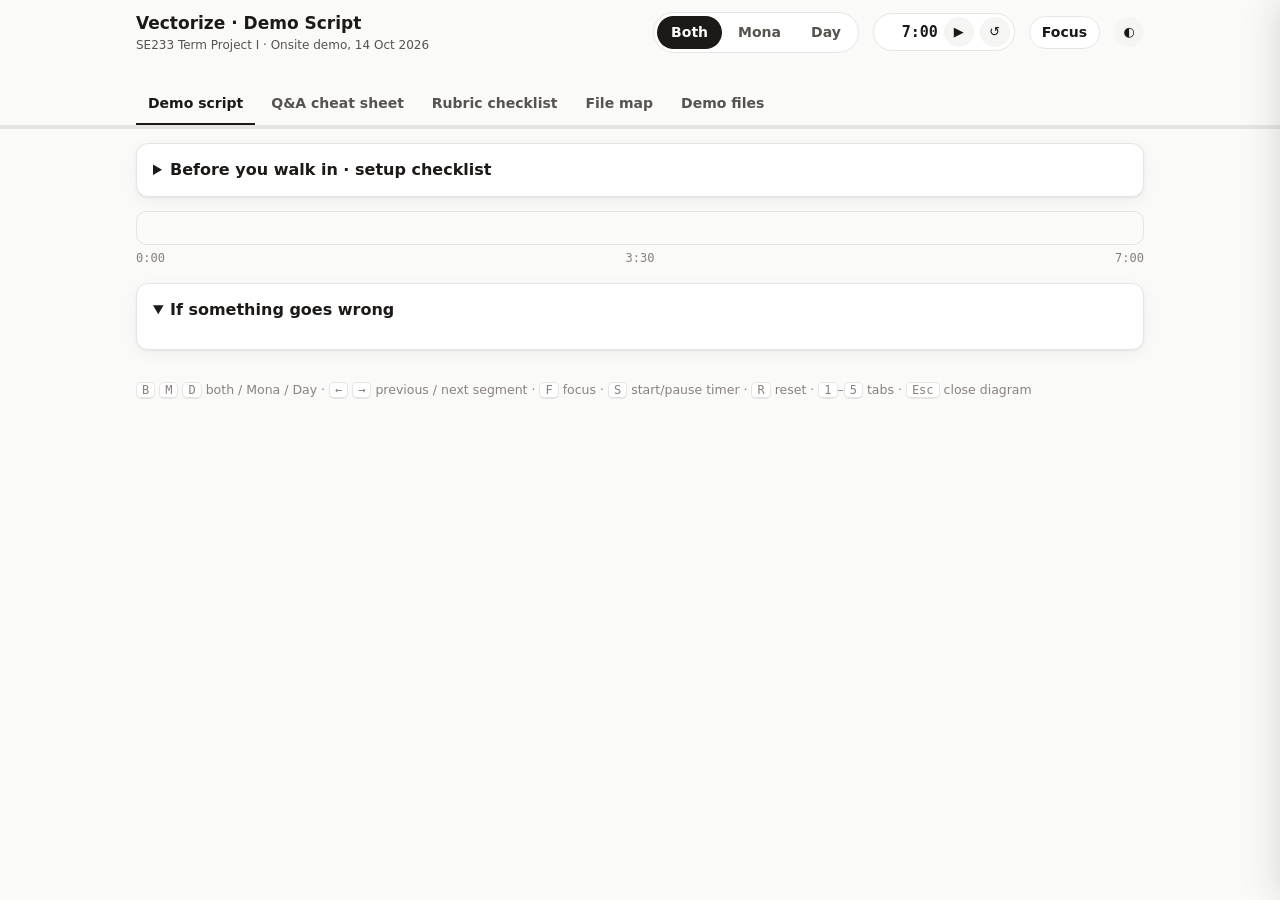
<file: docs/demo/src/template.html>
<!doctype html>
<html lang="en">
<head>
<meta charset="utf-8">
<meta name="viewport" content="width=device-width, initial-scale=1">
<meta name="robots" content="noindex, nofollow">
<title>Vectorize Demo Script</title>
<style>
:root{
  --bg:#FAFAF9; --surface:#FFFFFF; --surface2:#F5F5F4; --text:#1C1917; --muted:#57534E; --faint:#8A817C; --line:#E7E5E4;
  --mona:#0F766E; --mona-bg:#E3F3EF; --day:#C2410C; --day-bg:#FDEBDF; --both:#4338CA; --both-bg:#ECEEFC;
  --code:#9A3412; --code-bg:#F3EEEA; --accent:#2563EB; --ok:#15803D; --bad:#B91C1C; --shadow:0 1px 2px rgb(0 0 0/.06),0 4px 16px rgb(0 0 0/.05);
  color-scheme:light;
}
@media (prefers-color-scheme: dark){
  :root:not([data-theme="light"]){
    --bg:#0E0C0B; --surface:#1A1715; --surface2:#24201E; --text:#F2EFEC; --muted:#B4ABA5; --faint:#857B75; --line:#35302C;
    --mona:#5EEAD4; --mona-bg:#0E2B27; --day:#FDBA74; --day-bg:#34200F; --both:#A5B4FC; --both-bg:#1D1C45;
    --code:#FDBA74; --code-bg:#2A2421; --accent:#60A5FA; --ok:#4ADE80; --bad:#F87171; --shadow:none; color-scheme:dark;
  }
}
:root[data-theme="dark"]{
  --bg:#0E0C0B; --surface:#1A1715; --surface2:#24201E; --text:#F2EFEC; --muted:#B4ABA5; --faint:#857B75; --line:#35302C;
  --mona:#5EEAD4; --mona-bg:#0E2B27; --day:#FDBA74; --day-bg:#34200F; --both:#A5B4FC; --both-bg:#1D1C45;
  --code:#FDBA74; --code-bg:#2A2421; --accent:#60A5FA; --ok:#4ADE80; --bad:#F87171; --shadow:none; color-scheme:dark;
}
*{box-sizing:border-box}
html{scroll-padding-top:150px}
body{margin:0;background:var(--bg);color:var(--text);font:16px/1.55 -apple-system,BlinkMacSystemFont,"Segoe UI",system-ui,"Noto Sans Thai",sans-serif;-webkit-font-smoothing:antialiased}
code,.mono{font:0.86em/1.4 ui-monospace,SFMono-Regular,Menlo,Consolas,monospace}
code{color:var(--code);background:var(--code-bg);padding:1px 5px;border-radius:4px;overflow-wrap:anywhere}
button{font:inherit;color:inherit;cursor:pointer}
a{color:var(--accent)}
.wrap{max-width:1040px;margin:0 auto;padding:0 16px}

/* ---------- top bar ---------- */
.top{position:sticky;top:0;z-index:20;background:color-mix(in srgb,var(--bg) 88%,transparent);backdrop-filter:blur(10px);-webkit-backdrop-filter:blur(10px);border-bottom:1px solid var(--line)}
.bar{display:flex;flex-wrap:wrap;align-items:center;gap:10px 14px;padding:10px 0}
.brand{font-weight:700;font-size:17px;margin-right:auto;white-space:nowrap}
.brand small{display:block;font-weight:500;font-size:12px;color:var(--muted)}
.seg-ctl{display:inline-flex;border:1px solid var(--line);border-radius:999px;padding:3px;background:var(--surface);gap:2px}
.seg-ctl button{border:0;background:transparent;padding:6px 14px;border-radius:999px;font-weight:600;font-size:14px;color:var(--muted)}
.seg-ctl button[aria-pressed="true"]{color:#fff;background:var(--text)}
.seg-ctl button[data-who="mona"][aria-pressed="true"]{background:var(--mona);color:var(--surface)}
.seg-ctl button[data-who="day"][aria-pressed="true"]{background:var(--day);color:var(--surface)}
.seg-ctl button[data-who="all"][aria-pressed="true"]{background:var(--text);color:var(--bg)}
.timer{display:inline-flex;align-items:center;gap:6px;border:1px solid var(--line);background:var(--surface);border-radius:999px;padding:3px 4px 3px 12px}
.timer .clock{font:600 15px ui-monospace,SFMono-Regular,Menlo,monospace;min-width:52px;text-align:right}
.timer.over .clock{color:var(--bad)}
.icon-btn{border:0;background:var(--surface2);border-radius:999px;width:30px;height:30px;display:inline-grid;place-items:center;font-size:13px}
.icon-btn:hover{background:var(--line)}
.ghost{border:1px solid var(--line);background:var(--surface);border-radius:999px;padding:5px 12px;font-size:14px;font-weight:600}
.ghost[aria-pressed="true"]{border-color:var(--accent);color:var(--accent)}
.tabs{display:flex;gap:4px;overflow-x:auto;scrollbar-width:none}
.tabs button{border:0;background:transparent;padding:8px 12px;font-weight:600;font-size:14px;color:var(--muted);border-bottom:2px solid transparent;white-space:nowrap}
.tabs button[aria-selected="true"]{color:var(--text);border-bottom-color:var(--text)}
.nowline{height:3px;background:var(--line);position:relative}
.nowline i{position:absolute;inset:0 auto 0 0;width:0;background:var(--accent);transition:width .3s linear}
.nowtxt{font-size:13px;color:var(--muted);padding:0 0 8px;min-height:20px}
.nowtxt b{color:var(--text)}

/* ---------- common ---------- */
main{padding:22px 0 120px}
section[hidden]{display:none}
h2.sec{font-size:22px;margin:28px 0 10px}
.lead{color:var(--muted);margin:0 0 14px}
.badge{display:inline-block;font-size:12px;font-weight:700;letter-spacing:.04em;text-transform:uppercase;padding:2px 9px;border-radius:999px}
.badge.mona{color:var(--mona);background:var(--mona-bg)} .badge.day{color:var(--day);background:var(--day-bg)} .badge.both{color:var(--both);background:var(--both-bg)}
.chip{display:inline-flex;align-items:center;gap:5px;border:1px solid var(--line);background:var(--surface);border-radius:999px;padding:3px 10px;font-size:13px;font-weight:600;color:var(--muted)}
.chip:hover{border-color:var(--accent);color:var(--accent)}
.chip svg{width:13px;height:13px}
details.box{background:var(--surface);border:1px solid var(--line);border-radius:12px;padding:4px 16px;margin:0 0 14px;box-shadow:var(--shadow)}
details.box summary{cursor:pointer;font-weight:700;padding:10px 0}
details.box ul{margin:0 0 12px;padding-left:20px} details.box li{margin:5px 0}

/* ---------- timeline strip ---------- */
.strip{display:flex;height:34px;border-radius:10px;overflow:hidden;border:1px solid var(--line);margin:4px 0 6px}
.strip button{border:0;border-right:1px solid var(--bg);font-size:12px;font-weight:700;padding:0;min-width:0;overflow:hidden}
.strip button:last-child{border-right:0}
.strip .mona{background:var(--mona-bg);color:var(--mona)} .strip .day{background:var(--day-bg);color:var(--day)} .strip .both{background:var(--both-bg);color:var(--both)}
.strip button.now{outline:2px solid var(--accent);outline-offset:-2px}
.strip button.dim{opacity:.3}
.strip-legend{display:flex;justify-content:space-between;font:12px ui-monospace,Menlo,monospace;color:var(--faint);margin-bottom:18px}

/* ---------- segment cards ---------- */
.seg{background:var(--surface);border:1px solid var(--line);border-left:5px solid var(--who);border-radius:14px;margin:0 0 16px;box-shadow:var(--shadow);transition:opacity .2s,transform .2s}
.seg.mona{--who:var(--mona);--whobg:var(--mona-bg)} .seg.day{--who:var(--day);--whobg:var(--day-bg)} .seg.both{--who:var(--both);--whobg:var(--both-bg)}
.seg-head{display:flex;flex-wrap:wrap;align-items:center;gap:6px 10px;padding:14px 18px 10px}
.seg-head .t{font:600 13px ui-monospace,Menlo,monospace;color:var(--faint)}
.seg-head h3{margin:0;font-size:18px;flex:1 1 260px}
.rub{width:100%;font-size:13px;color:var(--who);font-weight:600}
.rows{padding:0 18px 6px}
.row{display:grid;grid-template-columns:minmax(0,1fr) minmax(0,1.9fr);gap:16px;padding:12px 0;border-top:1px dashed var(--line)}
.do{font-size:14px;color:var(--muted)}
.lbl{display:block;font-size:11px;font-weight:800;letter-spacing:.08em;color:var(--faint);margin-bottom:2px}
.say{font-size:17.5px;line-height:1.6}
.say .lbl{color:var(--who)}
.row .who-tag{margin-bottom:4px}
.seg-foot{display:flex;flex-wrap:wrap;align-items:center;gap:6px;padding:10px 18px 14px;border-top:1px solid var(--line);font-size:13px;color:var(--faint)}
.seg.now{outline:3px solid var(--accent);outline-offset:2px}
.seg-left{font:600 12px ui-monospace,Menlo,monospace;color:var(--accent);margin-left:auto}
.wait{display:flex;flex-wrap:wrap;align-items:center;gap:6px 12px;border:1px dashed var(--line);border-radius:14px;padding:12px 16px;margin:0 0 16px;color:var(--muted);background:var(--surface2)}
.wait.now{outline:3px solid var(--accent);outline-offset:2px}
.wait .cue{flex-basis:100%;font-size:14.5px}
.wait .cue b{color:var(--text)}
.wait button{margin-left:auto}
body.focus .seg:not(.now),body.focus .wait:not(.now){opacity:.32}
body.focus .say{font-size:21px}
body.focus .seg.now{transform:scale(1.005)}

/* ---------- tables & Q&A ---------- */
.search{width:100%;padding:11px 14px;border-radius:10px;border:1px solid var(--line);background:var(--surface);color:var(--text);font-size:15px;margin:4px 0 6px}
.qa{background:var(--surface);border:1px solid var(--line);border-left:4px solid var(--who);border-radius:12px;padding:12px 16px;margin:0 0 10px;box-shadow:var(--shadow)}
.qa.mona{--who:var(--mona)} .qa.day{--who:var(--day)} .qa.both{--who:var(--both)}
.qa-q{font-weight:700;font-size:16px;display:flex;flex-wrap:wrap;gap:8px;align-items:center}
.where{display:block;margin:6px 0;cursor:copy;text-align:left;border:0;background:none;padding:0}
.where code{font-size:13.5px}
.qa-a{margin:4px 0 6px}
.qa .links{display:flex;flex-wrap:wrap;gap:6px}
.empty{color:var(--faint);padding:20px 0;text-align:center}
.tbl{width:100%;border-collapse:separate;border-spacing:0;background:var(--surface);border:1px solid var(--line);border-radius:12px;overflow:hidden;font-size:14.5px}
.tbl th,.tbl td{padding:10px 12px;text-align:left;vertical-align:top;border-bottom:1px solid var(--line)}
.tbl tr:last-child td{border-bottom:0}
.tbl th{background:var(--surface2);font-size:12.5px;letter-spacing:.04em;text-transform:uppercase;color:var(--muted)}
.tbl tr.done td{opacity:.55}
.tbl input{width:18px;height:18px;accent-color:var(--ok)}
.score{font-weight:700;margin:6px 0 12px}
.score b{color:var(--ok)}
.tbl-wrap{overflow-x:auto}

/* ---------- file map ---------- */
.flows{display:flex;flex-wrap:wrap;gap:8px;margin:6px 0 18px}
.layer{margin:18px 0 6px;font-size:13px;font-weight:800;letter-spacing:.08em;text-transform:uppercase;color:var(--faint)}
.grid{display:grid;grid-template-columns:repeat(auto-fill,minmax(290px,1fr));gap:12px}
.node{background:var(--surface);border:1px solid var(--line);border-top:4px solid var(--who,var(--faint));border-radius:12px;padding:12px 14px;display:flex;flex-direction:column;gap:6px;box-shadow:var(--shadow)}
.node.mona{--who:var(--mona)} .node.day{--who:var(--day)}
.node h4{margin:0;font-size:16px;display:flex;gap:8px;align-items:center;flex-wrap:wrap}
.node .path{font:12px ui-monospace,Menlo,monospace;color:var(--faint);overflow-wrap:anywhere}
.node p{margin:0;font-size:14.5px}
.node .chip{align-self:flex-start;margin-top:auto}
.cfg{margin-top:28px;font-size:13.5px;color:var(--muted)}
.cfg input{width:100%;padding:8px 10px;border-radius:8px;border:1px solid var(--line);background:var(--surface);color:var(--text);font:13px ui-monospace,Menlo,monospace;margin-top:4px}

/* ---------- demo files ---------- */
a.file{text-decoration:none} a.file code{text-decoration:underline;text-decoration-color:color-mix(in srgb,var(--code) 45%,transparent);text-underline-offset:2px}
a.file:hover code{background:color-mix(in srgb,var(--code-bg) 60%,var(--accent) 18%)}
.seg-files{padding:4px 18px 14px}
.fgrid{display:grid;grid-template-columns:repeat(auto-fill,minmax(160px,1fr));gap:10px}
.fcard{display:flex;flex-direction:column;background:var(--surface);border:1px solid var(--line);border-top:3px solid var(--who,var(--faint));border-radius:10px;overflow:hidden;color:inherit;text-decoration:none;min-width:0}
.fcard.mona{--who:var(--mona)} .fcard.day{--who:var(--day)}
a.fcard:hover{border-color:var(--accent)}
.thumb{height:110px;display:grid;place-items:center;background:var(--surface2);font-size:34px;color:var(--faint)}
.thumb.checker{background:repeating-conic-gradient(#d6d3d1 0 25%,#fff 0 50%) 0 0/16px 16px}
.thumb img{max-width:100%;max-height:110px;display:block}
.fbody{padding:8px 10px 10px;display:flex;flex-direction:column;gap:4px;font-size:12.5px;color:var(--muted)}
.fname{font:600 12px/1.35 ui-monospace,SFMono-Regular,Menlo,monospace;color:var(--text);overflow-wrap:anywhere}
.fbody .tag{font-size:11px;font-weight:700;letter-spacing:.04em;text-transform:uppercase;color:var(--faint)}
.fbody ul{margin:2px 0 0;padding-left:16px;font:11.5px ui-monospace,Menlo,monospace}
.fcard.again{opacity:.85} .fcard.again .thumb{height:80px} .fcard.again .thumb img{max-height:80px}
.fsec{display:flex;flex-wrap:wrap;align-items:center;gap:8px;margin:24px 0 10px}
.fsec h3{margin:0;font-size:17px}
.fsec .t{font:600 13px ui-monospace,Menlo,monospace;color:var(--faint)}

/* ---------- drawer ---------- */
.drawer{position:fixed;top:0;right:0;bottom:0;width:min(820px,100vw);background:var(--surface);border-left:1px solid var(--line);box-shadow:-12px 0 40px rgb(0 0 0/.18);z-index:50;display:flex;flex-direction:column;transform:translateX(102%);transition:transform .25s ease}
.drawer.open{transform:none}
.drawer header{display:flex;align-items:center;gap:10px;padding:10px 14px;border-bottom:1px solid var(--line)}
.drawer header h3{margin:0;font-size:15px;flex:1;min-width:0}
.drawer header h3 small{display:block;font-weight:400;color:var(--muted);font-size:12.5px}
.drawer iframe{flex:1;border:0;width:100%;background:var(--bg)}
.toast{position:fixed;left:50%;bottom:22px;transform:translateX(-50%) translateY(20px);background:var(--text);color:var(--bg);padding:8px 14px;border-radius:999px;font-size:14px;opacity:0;transition:.2s;z-index:60;pointer-events:none}
.toast.show{opacity:1;transform:translateX(-50%)}
.keys{font-size:12.5px;color:var(--faint);margin-top:30px}
kbd{font:12px ui-monospace,Menlo,monospace;border:1px solid var(--line);border-bottom-width:2px;border-radius:5px;padding:0 5px;background:var(--surface)}

@media (max-width:700px){
  .row{grid-template-columns:1fr;gap:6px}
  .say{font-size:16.5px}
  .brand{width:100%}
  .tbl{font-size:13.5px}
}
@media print{.top,.drawer,.strip,.strip-legend,.seg-foot .chip,.keys{display:none} .seg,.qa{break-inside:avoid;box-shadow:none} section[hidden]{display:block}}
</style>
</head>
<body>
<div class="top">
  <div class="wrap">
    <div class="bar">
      <div class="brand">Vectorize · Demo Script<small>SE233 Term Project I · Onsite demo, 14 Oct 2026</small></div>
      <div class="seg-ctl" role="group" aria-label="Whose part to show">
        <button data-who="all" aria-pressed="true" title="Show both speakers (B)">Both</button>
        <button data-who="mona" aria-pressed="false" title="Only Mona's lines (M)">Mona</button>
        <button data-who="day" aria-pressed="false" title="Only Day's lines (D)">Day</button>
      </div>
      <div class="timer" id="timer" title="7-minute timer (S start/pause, R reset)">
        <span class="clock" id="clock">7:00</span>
        <button class="icon-btn" id="tPlay" aria-label="Start timer">▶</button>
        <button class="icon-btn" id="tReset" aria-label="Reset timer">↺</button>
      </div>
      <button class="ghost" id="focusBtn" aria-pressed="false" title="Dim everything except the current segment (F)">Focus</button>
      <button class="icon-btn" id="themeBtn" aria-label="Switch theme" title="Theme">◐</button>
    </div>
    <div class="nowtxt" id="nowtxt"></div>
    <div class="tabs" role="tablist">
      <button role="tab" data-tab="demo" aria-selected="true">Demo script</button>
      <button role="tab" data-tab="qa" aria-selected="false">Q&amp;A cheat sheet</button>
      <button role="tab" data-tab="rubric" aria-selected="false">Rubric checklist</button>
      <button role="tab" data-tab="map" aria-selected="false">File map</button>
      <button role="tab" data-tab="files" aria-selected="false">Demo files</button>
    </div>
  </div>
  <div class="nowline"><i id="nowbar"></i></div>
</div>

<main class="wrap">
  <section id="tab-demo">
    <p class="lead" id="intro"></p>
    <details class="box" id="setup"><summary>Before you walk in · setup checklist</summary><ul></ul></details>
    <div class="strip" id="strip" aria-label="Timeline"></div>
    <div class="strip-legend"><span>0:00</span><span>3:30</span><span>7:00</span></div>
    <div id="segments"></div>
    <details class="box" id="fallback" open><summary>If something goes wrong</summary><ul></ul></details>
    <p class="keys"><kbd>B</kbd> <kbd>M</kbd> <kbd>D</kbd> both / Mona / Day · <kbd>←</kbd> <kbd>→</kbd> previous / next segment · <kbd>F</kbd> focus · <kbd>S</kbd> start/pause timer · <kbd>R</kbd> reset · <kbd>1</kbd>–<kbd>5</kbd> tabs · <kbd>Esc</kbd> close diagram</p>
  </section>

  <section id="tab-qa" hidden>
    <p class="lead" id="qaIntro"></p>
    <p class="lead">Click a <code>File:line</code> to copy it, then press <kbd>Cmd</kbd>+<kbd>Shift</kbd>+<kbd>O</kbd> in IntelliJ and paste to jump straight to that line. The diagram button shows where the file sits in the architecture.</p>
    <input class="search" id="search" type="search" placeholder="Search questions, files or answers…  (e.g. zip, Task, zoom)">
    <div id="qaList"></div>
  </section>

  <section id="tab-rubric" hidden>
    <p class="lead" id="rubricIntro"></p>
    <div class="score" id="score"></div>
    <div class="tbl-wrap"><table class="tbl" id="rubricTbl"><thead><tr><th></th><th>Rubric row</th><th>Pts</th><th>Shown by</th><th>What the lecturer sees</th><th>Proof in code</th></tr></thead><tbody></tbody></table></div>
  </section>

  <section id="tab-files" hidden>
    <h2 class="sec" style="margin-top:6px">Which file to drag, step by step</h2>
    <p class="lead">These are the files in <code>docs/demo/demo-files</code>. Each name starts with the segment number and who drags it, so Finder sorted by Name is the demo order. Click a card to open or download the file. Faded cards are files that are already in the app from an earlier step.</p>
    <div id="fileList"></div>
  </section>

  <section id="tab-map" hidden>
    <h2 class="sec" style="margin-top:6px">How the files connect</h2>
    <p class="lead">Each card is one box in the architecture diagram. <b>Show in diagram</b> opens the diagram beside this page with that box highlighted; click the box there to read what it does, who calls it and what it calls. Colours: <span class="badge mona">Mona</span> frontend, <span class="badge day">Day</span> backend.</p>
    <div class="flows">
      <button class="ghost" data-open-diagram="">Open the whole diagram</button>
      <button class="ghost" data-route="controller~zip">Trace: import (controller → ZIP)</button>
      <button class="ghost" data-route="controller~autotrace">Trace: preview (controller → autotrace)</button>
      <button class="ghost" data-route="controller~outdir">Trace: export (controller → output folder)</button>
      <a class="ghost" id="newTab" href="#" target="_blank" rel="noopener" style="text-decoration:none">Open diagram in new tab ↗</a>
    </div>
    <div id="map"></div>
    <p class="cfg">Note: the diagram was generated at commit 7679ef3, before New Batch was added, so its explanations don't mention <code>newBatch</code>, <code>sameBatch</code> or <code>resetEditor</code> yet.</p>
    <label class="cfg" style="display:block">Diagram file path (relative to this page, normally <code>../../.archify/…</code>). Only change it if the diagram moves.
      <input id="diagPath">
    </label>
  </section>
</main>

<aside class="drawer" id="drawer" aria-label="Architecture diagram" aria-hidden="true">
  <header>
    <h3 id="drawerTitle">Architecture<small>Click the highlighted box to read what it does</small></h3>
    <a class="ghost" id="drawerTab" href="#" target="_blank" rel="noopener" style="text-decoration:none">New tab ↗</a>
    <button class="icon-btn" id="drawerClose" aria-label="Close diagram">✕</button>
  </header>
  <iframe id="frame" title="SE233 Vectorize architecture diagram"></iframe>
</aside>
<div class="toast" id="toast"></div>

<script>
const DATA = /*__DATA__*/null;
// Relative to docs/demo/, so it works in any clone of the repo whatever the folder is called.
const DEFAULT_DIAG = '../../.archify/architecture-se233-vectorize-20261012-031041/se233-vectorize.html';
const TOTAL = 420;
const $ = (s, r = document) => r.querySelector(s);
const $$ = (s, r = document) => [...r.querySelectorAll(s)];
const store = {
  get(k, d) { try { const v = localStorage.getItem('vz-script:' + k); return v === null ? d : JSON.parse(v); } catch (_) { return d; } },
  set(k, v) { try { localStorage.setItem('vz-script:' + k, JSON.stringify(v)); } catch (_) {} },
};
const esc = s => String(s).replace(/[&<>"]/g, c => ({ '&': '&amp;', '<': '&lt;', '>': '&gt;', '"': '&quot;' }[c]));
const FILES = DATA.files || [];
const FILE_BY_NAME = Object.fromEntries(FILES.map(f => [f.name, f]));
// A `code` span that names a demo file becomes a link to it; the folder name opens the Demo files tab.
const codeHTML = c => {
  const f = FILE_BY_NAME[c];
  if (f && f.kind !== 'created' && f.kind !== 'folder') return `<a class="file" href="${esc(f.path)}" target="_blank" rel="noopener" title="Open ${esc(c)}"><code>${c}</code></a>`;
  if (f || /demo-files$|^00-START-HERE\.md$/.test(c)) return `<a class="file" href="#files" data-tab-link="files" title="Show the demo files"><code>${c}</code></a>`;
  return `<code>${c}</code>`;
};
const md = s => esc(s).replace(/`([^`]+)`/g, (_, c) => codeHTML(c)).replace(/\*\*([^*]+)\*\*/g, '<strong>$1</strong>');
const fmt = s => { const a = Math.abs(Math.round(s)); return (s < 0 ? '+' : '') + Math.floor(a / 60) + ':' + String(a % 60).padStart(2, '0'); };
const NAME = id => (DATA.nodes[id] && (DATA.nodes[id].file.match(/([A-Za-z]+)\.java/) || [])[1]) || ({ autotrace: 'autotrace CLI', presetfile: 'Preset file', outdir: 'Output folder' }[id] || id);
const DIAG_ICON = '<svg viewBox="0 0 16 16" fill="none" stroke="currentColor" stroke-width="1.6"><rect x="1.5" y="2" width="5" height="4" rx="1"/><rect x="9.5" y="10" width="5" height="4" rx="1"/><path d="M4 6v3.5a1 1 0 0 0 1 1h4.5"/></svg>';
const nodeChips = ids => ids.map(id => `<button class="chip" data-node="${id}" title="Show ${esc(NAME(id))} in the architecture diagram">${DIAG_ICON}${esc(NAME(id))}</button>`).join('');

let who = store.get('who', 'all');
let current = 0;

/* ---------------- demo tab ---------------- */
// The first two intro lines (course, team) are already in the header.
const introParas = DATA.intro.filter(p => !/^SE233|^\*\*Mona\*\*/.test(p));
$('#intro').innerHTML = introParas.map((p, i) => `<span style="display:block;margin-bottom:8px${/^Assumption/.test(p) ? ';font-style:italic;font-size:14.5px' : ''}">${md(p)}</span>`).join('');
$('#setup ul').innerHTML = DATA.setup.map(s => `<li>${md(s)}</li>`).join('');
$('#fallback ul').innerHTML = DATA.fallback.map(s => `<li>${md(s)}</li>`).join('');
const SEGS = DATA.segments;
$('#strip').innerHTML = SEGS.map((s, i) => `<button class="${s.who}" data-i="${i}" style="flex:${s.end - s.start}" title="${esc(s.time + ' · ' + s.who.toUpperCase() + ' · ' + s.n + '. ' + s.title)}">${s.n}</button>`).join('');

const speaksIn = (s, w) => w === 'all' || s.who === w || s.rows.some(r => r.who === w);
const label = w => ({ mona: 'Mona', day: 'Day', both: 'Both' }[w]);

function segHTML(s, i) {
  const rows = s.rows.filter(r => who === 'all' || !r.who || r.who === who);
  return `<article class="seg ${s.who}" id="seg-${i}" data-i="${i}">
    <div class="seg-head"><span class="t">${s.time}</span><span class="badge ${s.who}">${label(s.who)}</span><h3>${s.n}. ${md(s.title)}</h3><span class="seg-left" data-left></span>${s.rubric ? `<span class="rub">Rubric: ${md(s.rubric)}</span>` : ''}</div>
    <div class="rows">${rows.map(r => `<div class="row">
      <div class="do">${r.who ? `<span class="badge ${r.who} who-tag">${label(r.who)}</span>` : ''}<span class="lbl">DO</span>${md(r.do)}</div>
      <div class="say"><span class="lbl">SAY</span>${md(r.say)}</div></div>`).join('')}</div>
    ${segFiles(s.n)}
    ${s.nodes.length ? `<div class="seg-foot">Files in this part: ${nodeChips(s.nodes)}</div>` : ''}
  </article>`;
}

/* ---------------- demo files ---------------- */
const ICON = { zip: '🗜️', folder: '📁', created: '💾', file: '📄' };
function fileCard(f, again) {
  const kind = f.kind === 'image' ? 'Image' : f.kind === 'zip' ? 'ZIP' : f.kind === 'folder' ? 'Folder' : f.kind === 'created' ? 'Made during the demo' : /\.jpe?g$/i.test(f.name) ? 'Fake JPG (text)' : 'Other file';
  const thumb = f.kind === 'image'
    ? `<div class="thumb${f.alpha ? ' checker' : ''}"><img loading="lazy" src="${esc(f.path)}" alt="${esc(f.name)}"></div>`
    : `<div class="thumb">${ICON[f.kind] || ICON.file}</div>`;
  const body = `<div class="fbody"><span class="tag">${kind}${again ? ' · from step ' + f.seg : ''}</span><span class="fname">${esc(f.name)}</span>
    ${again ? '' : `<span>${md(f.note)}</span>`}${f.members && !again ? `<ul>${f.members.map(m => `<li>${esc(m)}</li>`).join('')}</ul>` : ''}</div>`;
  const cls = `fcard ${f.who}${again ? ' again' : ''}`;
  return f.kind === 'folder' || f.kind === 'created'
    ? `<div class="${cls}">${thumb}${body}</div>`
    : `<a class="${cls}" href="${esc(f.path)}" target="_blank" rel="noopener" title="Open ${esc(f.name)}">${thumb}${body}</a>`;
}
function filesFor(n) {
  const own = FILES.filter(f => f.seg === n);
  const again = ((DATA.fileReuse || {})[n] || []).map(name => FILE_BY_NAME[name]).filter(Boolean);
  return own.map(f => fileCard(f, false)).concat(again.map(f => fileCard(f, true)));
}
function segFiles(n) {
  const cards = filesFor(n);
  return cards.length ? `<div class="seg-files"><span class="lbl">FILES FOR THIS STEP</span><div class="fgrid">${cards.join('')}</div></div>` : '';
}
function renderFiles() {
  let html = SEGS.filter(s => filesFor(s.n).length).map(s => `<div class="fsec"><span class="t">${s.time.split(' – ')[0]}</span><span class="badge ${s.who}">${label(s.who)}</span><h3>${s.n}. ${md(s.title)}</h3></div><div class="fgrid">${filesFor(s.n).join('')}</div>`).join('');
  const qa = FILES.filter(f => f.seg === 99);
  if (qa.length) html += `<div class="fsec"><span class="badge both">Q&amp;A</span><h3>Backup files, only if the lecturers ask</h3></div><p class="lead" style="margin-top:0">Drop the ZIPs on the drop screen (after New Batch) so the message is visible.</p><div class="fgrid">${qa.map(f => fileCard(f, false)).join('')}</div>`;
  $('#fileList').innerHTML = html || '<p class="empty">No demo-files folder found next to this page.</p>';
}

function renderSegments() {
  let html = '', i = 0;
  while (i < SEGS.length) {
    if (speaksIn(SEGS[i], who)) { html += segHTML(SEGS[i], i); i++; continue; }
    const from = i;
    while (i < SEGS.length && !speaksIn(SEGS[i], who)) i++;
    const a = SEGS[from], b = SEGS[i - 1];
    const lastSay = (b.rows[b.rows.length - 1] || {}).say || '';
    const tail = lastSay.replace(/[“”]/g, '').split(/(?<=[.!?])\s+/).filter(Boolean).slice(-1)[0] || '';
    const other = label(a.who === 'both' ? 'both' : a.who);
    html += `<div class="wait" data-from="${from}" data-to="${i - 1}">
      <span class="badge ${a.who}">${other}</span>
      <span><b>${other} is speaking</b> · ${a.time.split(' – ')[0]} – ${b.time.split(' – ')[1]} · ${from === i - 1 ? 'segment ' + a.n : 'segments ' + a.n + '–' + b.n}</span>
      <button class="ghost" data-expand="${from}">Show their lines</button>
      ${i < SEGS.length ? `<span class="cue">Your cue: they finish with <b>“${esc(tail)}”</b></span>` : ''}
    </div>`;
  }
  $('#segments').innerHTML = html;
  $$('.strip button').forEach(b => b.classList.toggle('dim', !speaksIn(SEGS[+b.dataset.i], who)));
  markCurrent(false);
}

function setWho(w) {
  who = w; store.set('who', w);
  $$('.seg-ctl button').forEach(b => b.setAttribute('aria-pressed', b.dataset.who === w));
  renderSegments(); renderQA();
}

function elOf(i) {
  return $('#seg-' + i) || $$('.wait').find(w => +w.dataset.from <= i && i <= +w.dataset.to);
}
function markCurrent(scroll) {
  $$('.seg.now,.wait.now').forEach(e => e.classList.remove('now'));
  $$('.strip button').forEach(b => b.classList.toggle('now', +b.dataset.i === current));
  const el = elOf(current);
  if (el) { el.classList.add('now'); if (scroll) el.scrollIntoView({ behavior: 'smooth', block: 'center' }); }
  updateNow();
}
function go(i, scroll = true) { current = Math.max(0, Math.min(SEGS.length - 1, i)); markCurrent(scroll); }
function step(d) {
  // Jump over segments the selected speaker does not speak in, but keep their wait bar reachable.
  let i = current + d;
  if (who !== 'all') {
    const el = elOf(current);
    if (el && el.classList.contains('wait')) i = d > 0 ? +el.dataset.to + 1 : +el.dataset.from - 1;
  }
  go(i);
}

/* ---------------- timer ---------------- */
let elapsed = store.get('elapsed', 0), running = false, last = 0, raf = 0;
function tick(t) {
  if (running) { elapsed += (t - last) / 1000; last = t; raf = requestAnimationFrame(tick); }
  const left = TOTAL - elapsed;
  $('#clock').textContent = fmt(left);
  $('#timer').classList.toggle('over', left < 0);
  $('#nowbar').style.width = Math.min(100, elapsed / TOTAL * 100) + '%';
  if (running) {
    const i = SEGS.findIndex(s => elapsed < s.end);
    const idx = i < 0 ? SEGS.length - 1 : i;
    if (idx !== current) go(idx);
    else updateNow();
  }
}
function updateNow() {
  const s = SEGS[current];
  const inSeg = elapsed >= s.start && elapsed < s.end;
  $$('[data-left]').forEach(e => e.textContent = '');
  const card = $('#seg-' + current);
  if (card && (running || elapsed > 0) && inSeg) card.querySelector('[data-left]').textContent = fmt(s.end - elapsed) + ' left';
  const next = SEGS.slice(current + 1).find(x => who === 'all' || speaksIn(x, who));
  $('#nowtxt').innerHTML = `Now: <span class="badge ${s.who}">${label(s.who)}</span> <b>${s.n}. ${md(s.title)}</b> · ${s.time}` +
    (next ? ` &nbsp;→ next${who === 'all' ? '' : ' for you'}: <b>${next.n}. ${md(next.title)}</b> at ${next.time.split(' – ')[0]}` : '');
}
function play() {
  running = !running;
  $('#tPlay').textContent = running ? '❚❚' : '▶';
  $('#tPlay').setAttribute('aria-label', running ? 'Pause timer' : 'Start timer');
  if (running) { last = performance.now(); raf = requestAnimationFrame(tick); } else { cancelAnimationFrame(raf); store.set('elapsed', elapsed); }
}
function reset() { if (running) play(); elapsed = 0; store.set('elapsed', 0); tick(0); go(0); }

/* ---------------- Q&A ---------------- */
function qaCard(q, kind) {
  const where = q.where ? `<button class="where" data-copy="${esc(q.where.replace(/`/g, ''))}" title="Click to copy">${md(q.where)}</button>` : '';
  return `<div class="qa ${q.who}"><div class="qa-q"><span class="badge ${q.who}">${label(q.who)}</span>${md(q.q)}</div>
    ${where}<div class="qa-a">${md(q.say || q.a)}</div>
    ${q.nodes.length ? `<div class="links">${nodeChips(q.nodes)}</div>` : ''}</div>`;
}
function renderQA() {
  const term = ($('#search').value || '').trim().toLowerCase();
  const show = q => (who === 'all' || q.who === who || q.who === 'both') && (!term || JSON.stringify(q).toLowerCase().includes(term));
  const groups = [['Mona: “where is…?” (frontend)', DATA.qa.mona], ['Day: “where is…?” (backend)', DATA.qa.day], ['Likely concept questions', DATA.qa.concept]];
  let html = '';
  for (const [title, list] of groups) {
    const items = list.filter(show);
    if (items.length) html += `<h2 class="sec">${title}</h2>` + items.map(q => qaCard(q)).join('');
  }
  $('#qaList').innerHTML = html || '<p class="empty">No questions match.</p>';
}
$('#qaIntro').innerHTML = md(DATA.qaIntro);
$('#search').addEventListener('input', renderQA);

/* ---------------- rubric ---------------- */
const ticked = store.get('ticks', {});
$('#rubricIntro').innerHTML = md(DATA.rubricIntro || '');
function renderRubric() {
  $('#rubricTbl tbody').innerHTML = DATA.rubric.map((r, i) => {
    const by = r.by.split(/,\s*/).map(b => `<span class="badge ${b.toLowerCase()}">${esc(b)}</span>`).join(' ');
    return `<tr class="${ticked[i] ? 'done' : ''}"><td><input type="checkbox" data-tick="${i}" ${ticked[i] ? 'checked' : ''} aria-label="Shown: ${esc(r.row)}"></td>
      <td><b>${md(r.row)}</b></td><td>${esc(r.pts)}</td><td>${by}</td><td>${md(r.sees)}</td><td>${md(r.proof)}</td></tr>`;
  }).join('');
  const max = DATA.rubric.reduce((a, r) => a + (parseInt(r.pts) || 0), 0);
  const got = DATA.rubric.reduce((a, r, i) => a + (ticked[i] ? parseInt(r.pts) || 0 : 0), 0);
  $('#score').innerHTML = `Shown in rehearsal: <b>${got}</b> / ${max} objective points <button class="ghost" id="clearTicks" style="margin-left:8px">Clear ticks</button>`;
}
document.addEventListener('change', e => {
  const t = e.target.dataset && e.target.dataset.tick;
  if (t !== undefined) { ticked[t] = e.target.checked; store.set('ticks', ticked); renderRubric(); }
});

/* ---------------- file map ---------------- */
const LAYERS = [
  ['Frontend: startup, screen and events', ['app', 'view', 'controller', 'presets']],
  ['Shared state (model)', ['session']],
  ['Concurrency', ['coordinator', 'policy']],
  ['Import', ['importer', 'zip']],
  ['Vectorization pipeline', ['vectorization', 'preprocessor', 'background', 'colors', 'engine', 'validator']],
  ['Export', ['export']],
  ['Outside our code', ['autotrace', 'presetfile', 'outdir']],
];
$('#map').innerHTML = LAYERS.map(([t, ids]) => `<div class="layer">${t}</div><div class="grid">${ids.filter(id => DATA.nodes[id]).map(id => {
  const n = DATA.nodes[id], own = (n.own || '').toLowerCase();
  return `<div class="node ${own}"><h4>${esc(NAME(id))}${own ? `<span class="badge ${own}">${esc(n.own)}</span>` : ''}</h4>
    <div class="path">${esc(n.file.replace('src/main/java/se233/vectorize/', ''))}</div><p>${md(n.what)}</p>
    <button class="chip" data-node="${id}">${DIAG_ICON}Show in diagram</button></div>`;
}).join('')}</div>`).join('');

/* ---------------- diagram drawer ---------------- */
let diagPath = store.get('diag-in-repo', DEFAULT_DIAG);
$('#diagPath').value = diagPath;
$('#diagPath').addEventListener('change', e => { diagPath = e.target.value.trim() || DEFAULT_DIAG; store.set('diag-in-repo', diagPath); $('#frame').removeAttribute('src'); syncLinks(); });
function theme() {
  const t = document.documentElement.dataset.theme;
  return t || (matchMedia('(prefers-color-scheme: dark)').matches ? 'dark' : 'light');
}
const diagURL = hash => diagPath + '?theme=' + theme() + (hash ? '#' + hash : '');
function syncLinks() { $('#newTab').href = diagURL(''); }
function openDiagram(hash, title) {
  const url = diagURL(hash);
  // Only the #fragment changes between boxes, so the diagram does not reload.
  $('#frame').setAttribute('src', url);
  $('#drawerTab').href = url;
  $('#drawerTitle').innerHTML = esc(title) + '<small>Click the highlighted box to read what it does and how it connects</small>';
  $('#drawer').classList.add('open');
  $('#drawer').setAttribute('aria-hidden', 'false');
}
function closeDiagram() { $('#drawer').classList.remove('open'); $('#drawer').setAttribute('aria-hidden', 'true'); }
$('#drawerClose').addEventListener('click', closeDiagram);
syncLinks();

/* ---------------- tabs, theme, events ---------------- */
function setTab(name) {
  $$('.tabs button').forEach(b => b.setAttribute('aria-selected', b.dataset.tab === name));
  $$('main > section').forEach(s => s.hidden = s.id !== 'tab-' + name);
  store.set('tab', name);
  window.scrollTo({ top: 0 });
}
$$('.tabs button').forEach(b => b.addEventListener('click', () => setTab(b.dataset.tab)));
$$('.seg-ctl button').forEach(b => b.addEventListener('click', () => setWho(b.dataset.who)));
$('#tPlay').addEventListener('click', play);
$('#tReset').addEventListener('click', reset);
function setFocus(on) { document.body.classList.toggle('focus', on); $('#focusBtn').setAttribute('aria-pressed', on); store.set('focus', on); if (on) markCurrent(true); }
$('#focusBtn').addEventListener('click', () => setFocus(!document.body.classList.contains('focus')));
$('#themeBtn').addEventListener('click', () => {
  const next = theme() === 'dark' ? 'light' : 'dark';
  document.documentElement.dataset.theme = next; store.set('theme', next); syncLinks();
  if ($('#frame').getAttribute('src')) $('#frame').setAttribute('src', diagURL(($('#frame').getAttribute('src').split('#')[1]) || ''));
});
const savedTheme = store.get('theme', null); if (savedTheme) document.documentElement.dataset.theme = savedTheme;

let toastT;
function toast(msg) { const t = $('#toast'); t.textContent = msg; t.classList.add('show'); clearTimeout(toastT); toastT = setTimeout(() => t.classList.remove('show'), 1600); }

document.addEventListener('click', e => {
  const tl = e.target.closest('[data-tab-link]');
  if (tl) { e.preventDefault(); setTab(tl.dataset.tabLink); return; }
  const n = e.target.closest('[data-node]');
  if (n) { openDiagram('focus=' + n.dataset.node, NAME(n.dataset.node)); return; }
  const r = e.target.closest('[data-route]');
  if (r) { const [a, b] = r.dataset.route.split('~'); openDiagram('route=' + r.dataset.route, 'Path: ' + NAME(a) + ' → ' + NAME(b)); return; }
  if (e.target.closest('[data-open-diagram]')) { openDiagram('', 'Architecture'); return; }
  const c = e.target.closest('[data-copy]');
  if (c) {
    const text = c.dataset.copy;
    (navigator.clipboard ? navigator.clipboard.writeText(text) : Promise.reject()).then(() => toast('Copied: ' + text), () => toast(text));
    return;
  }
  const x = e.target.closest('[data-expand]');
  if (x) { setWho('all'); go(+x.dataset.expand); return; }
  if (e.target.id === 'clearTicks') { for (const k in ticked) delete ticked[k]; store.set('ticks', ticked); renderRubric(); return; }
  const s = e.target.closest('.strip button');
  if (s) { setTab('demo'); go(+s.dataset.i); return; }
  const card = e.target.closest('.seg, .wait');
  if (card && !e.target.closest('button,a')) { current = +(card.dataset.i ?? card.dataset.from); markCurrent(false); }
});
document.addEventListener('keydown', e => {
  if (e.target.matches('input, textarea') || e.metaKey || e.ctrlKey || e.altKey) { if (e.key === 'Escape') e.target.blur(); return; }
  const k = e.key.toLowerCase();
  if (k === 'escape') closeDiagram();
  else if (k === 'b') setWho('all'); else if (k === 'm') setWho('mona'); else if (k === 'd') setWho('day');
  else if (k === 'arrowright' || k === 'j') { e.preventDefault(); setTab('demo'); step(1); }
  else if (k === 'arrowleft' || k === 'k') { e.preventDefault(); setTab('demo'); step(-1); }
  else if (k === 'f') setFocus(!document.body.classList.contains('focus'));
  else if (k === 's') play(); else if (k === 'r') reset();
  else if ('12345'.includes(k)) setTab(['demo', 'qa', 'rubric', 'map', 'files'][+k - 1]);
});

/* ---------------- init ---------------- */
setWho(who);
renderRubric();
renderFiles();
setTab(location.hash === '#files' ? 'files' : store.get('tab', 'demo'));
if (store.get('focus', false)) setFocus(true);
const startIdx = SEGS.findIndex(s => elapsed < s.end);
current = startIdx < 0 ? SEGS.length - 1 : startIdx;
tick(0); markCurrent(false);
</script>
</body>
</html>
</file>
